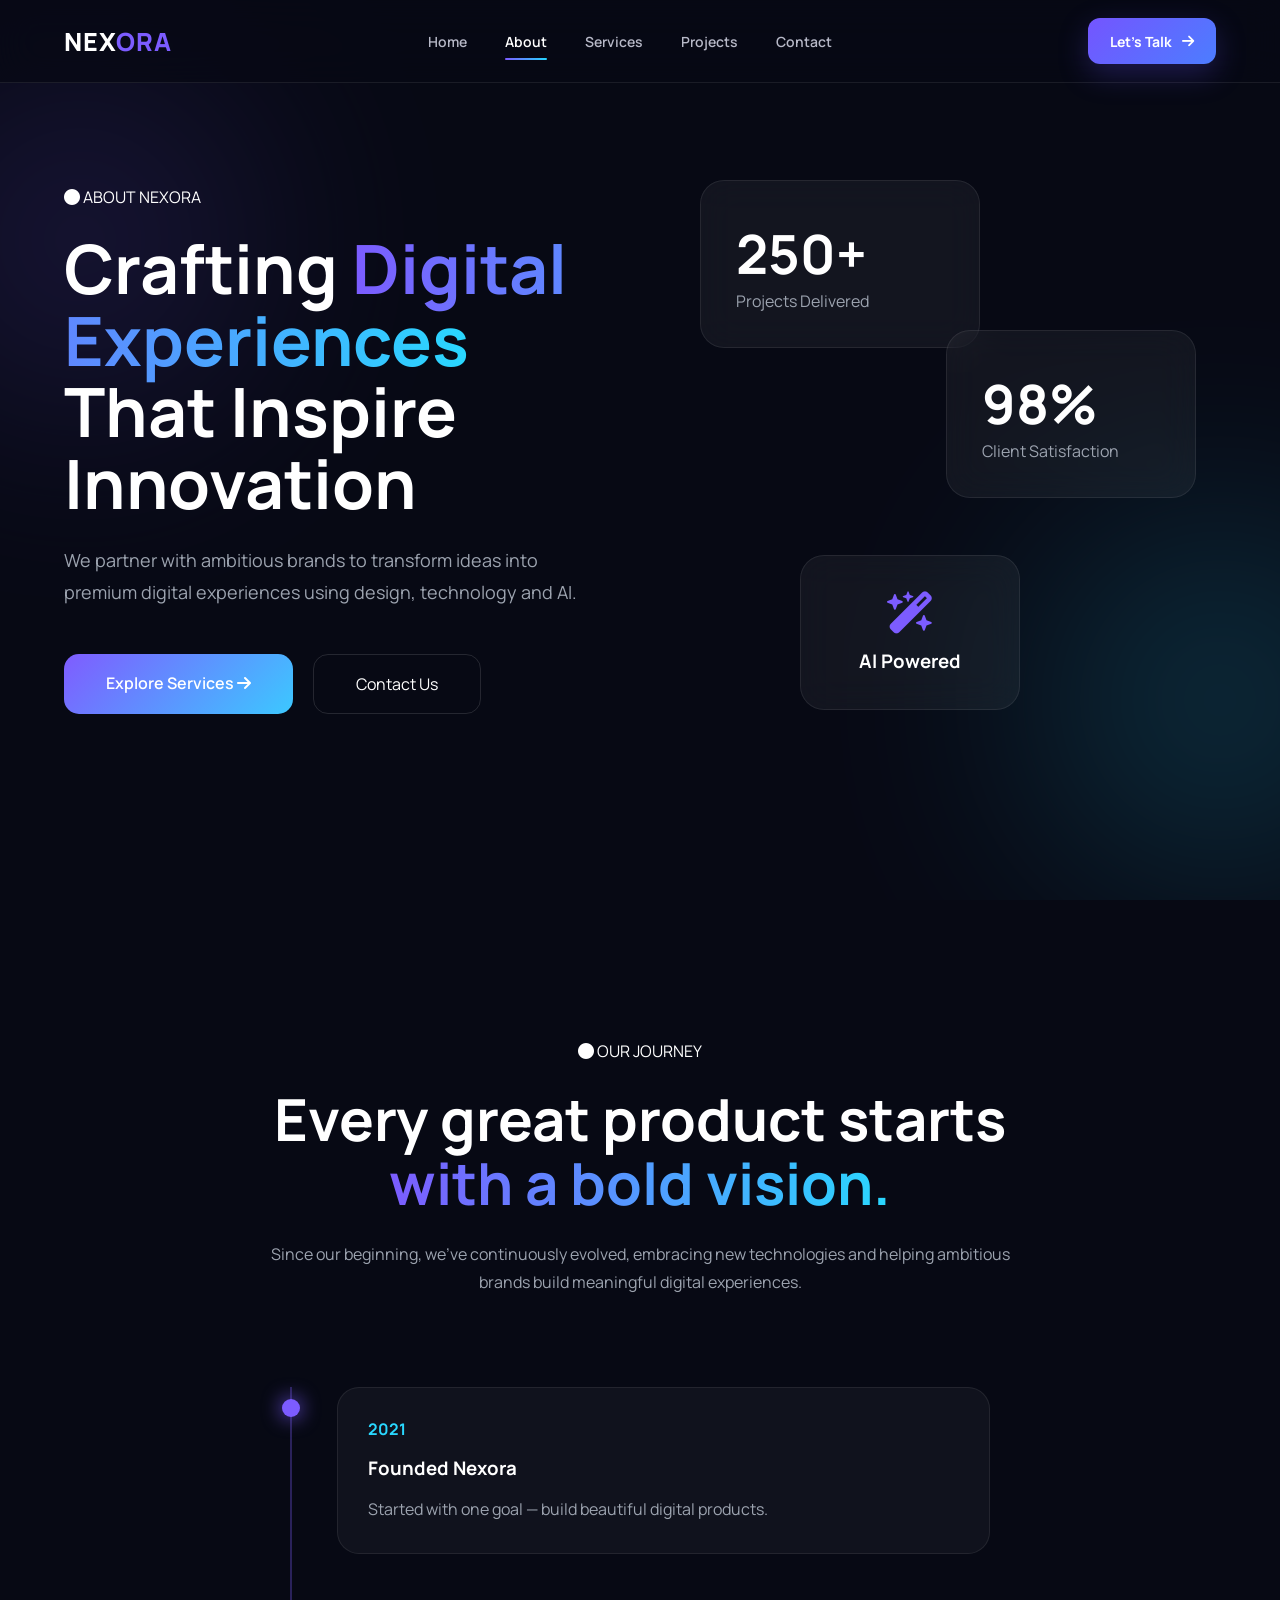
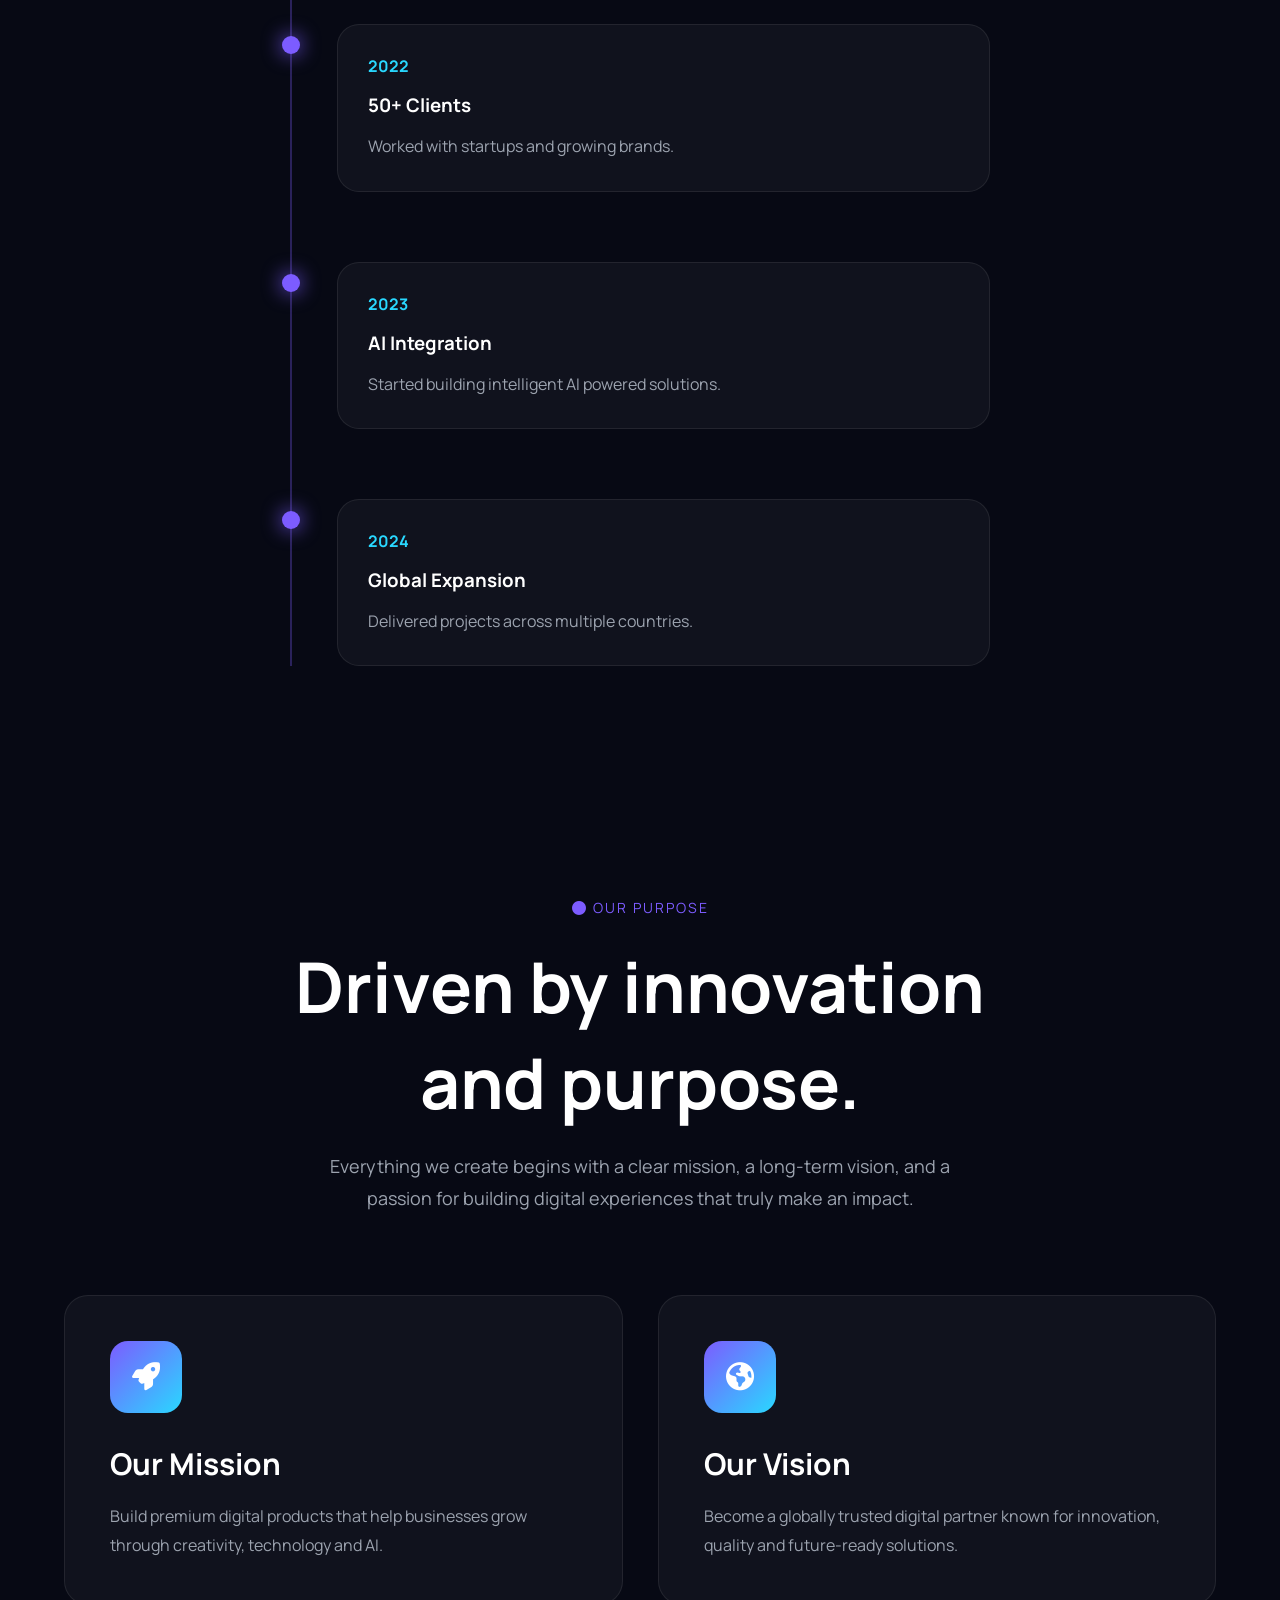
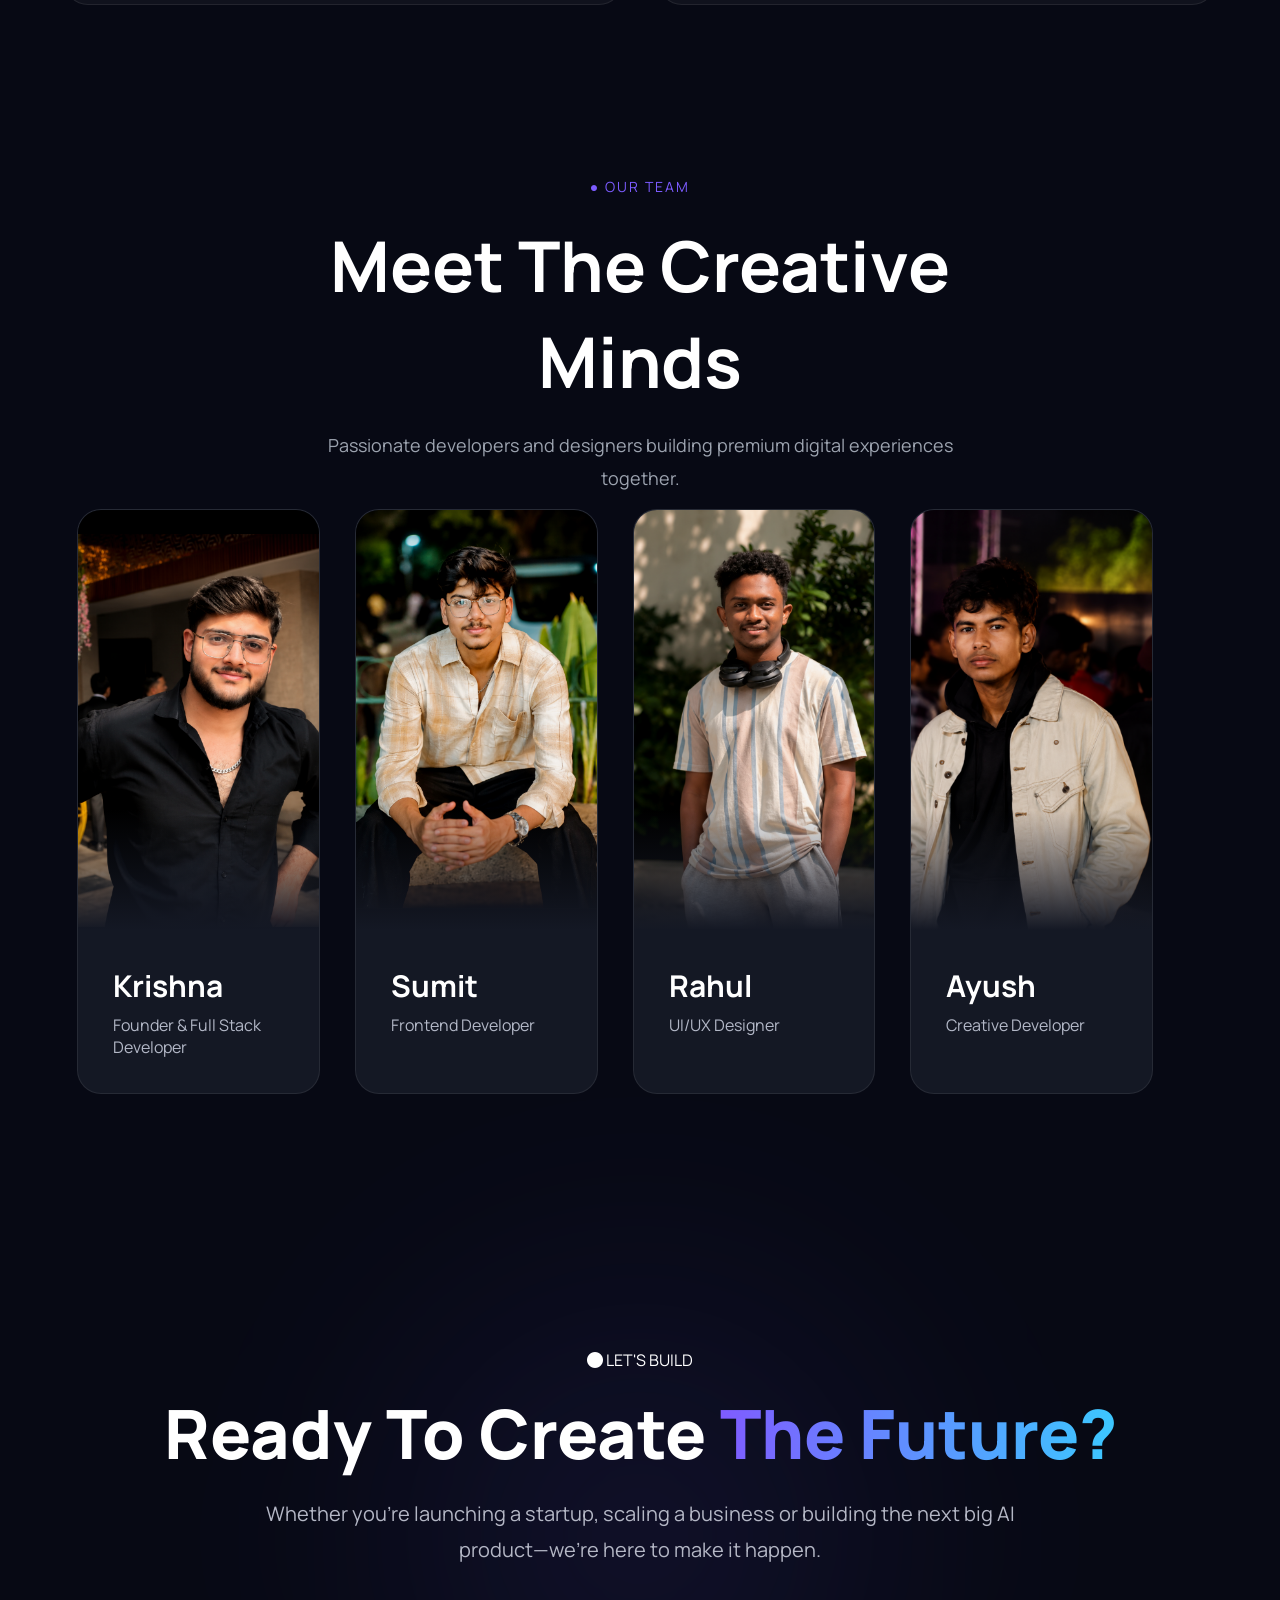
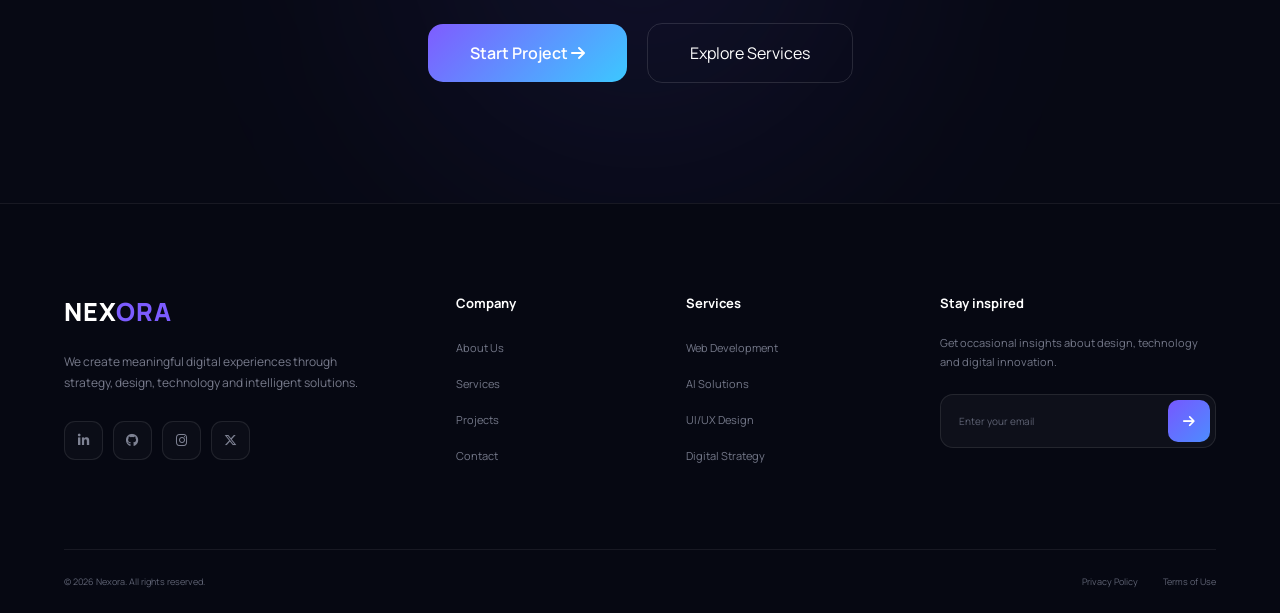
<file: about.html>
<!DOCTYPE html>
<html lang="en">

<head>

    <meta charset="UTF-8">

    <meta
        name="viewport"
        content="width=device-width, initial-scale=1.0"
    >

    <title>About | Nexora</title>

    <!-- CSS -->

    <link rel="stylesheet" href="css/style.css">

    <link rel="stylesheet" href="css/navbar.css">

    <link rel="stylesheet" href="css/about.css">

    <link rel="stylesheet" href="css/responsive.css">

    <!-- Font Awesome -->

    <link
        rel="stylesheet"
        href="https://cdnjs.cloudflare.com/ajax/libs/font-awesome/6.7.2/css/all.min.css"
    >

</head>

<body>

    <!-- ================= NAVBAR ================= -->

    <header class="header">

        <nav class="navbar container">

            <!-- Website Logo -->

            <a href="index.html" class="logo">
                NEX<span>ORA</span>
            </a>


            <!-- Navigation Links -->

            <ul class="nav-links">

                <li>
                    <a href="index.html" >
                        Home
                    </a>
                </li>

                <li>
                    <a href="about.html" class="active">
                        About
                    </a>
                </li>

                <li>
                    <a href="services.html" >
                        Services
                    </a>
                </li>

                <li>
                    <a href="projects.html">
                        Projects
                    </a>
                </li>

                <li>
                    <a href="contact.html">
                        Contact
                    </a>
                </li>

            </ul>


            <!-- Navbar Button -->

            <a href="contact.html" class="nav-button">
                Let's Talk

                <i class="fa-solid fa-arrow-right"></i>
            </a>


            <!-- Mobile Menu Icon -->

            <button
                class="menu-button"
                id="menuButton"
                aria-label="Open navigation menu"
            >

                <i class="fa-solid fa-bars"></i>

            </button>

        </nav> 

    </header>



    <main>

       <section class="about-hero">

        <div class="about-glow glow-one"></div>
<div class="about-glow glow-two"></div>

    <div class="container about-grid">

        <!-- LEFT -->

        <div class="about-content">

            <span class="section-badge">
                <i class="fa-solid fa-circle"></i>
                ABOUT NEXORA
            </span>

            <h1>

                Crafting

                <span>Digital Experiences</span>

                That Inspire Innovation

            </h1>

            <p>

                We partner with ambitious brands to transform ideas into
                premium digital experiences using design, technology and AI.

            </p>

            <div class="about-buttons">

                <a href="services.html" class="primary-btn">

                    Explore Services

                    <i class="fa-solid fa-arrow-right"></i>

                </a>

                <a href="contact.html" class="secondary-btn">

                    Contact Us

                </a>

            </div>

        </div>

        <!-- RIGHT -->

        <div class="about-dashboard">

            <div class="glass-card card-one">

                <h2>250+</h2>

                <p>Projects Delivered</p>

            </div>

            <div class="glass-card card-two">

                <h2>98%</h2>

                <p>Client Satisfaction</p>

            </div>

            <div class="glass-card card-three">

                <i class="fa-solid fa-wand-magic-sparkles"></i>

                <h3>AI Powered</h3>

            </div>

        </div>

    </div>

</section>

        <!-- =========================================
     OUR STORY
========================================= -->

<section class="our-story">

    <div class="container">

        <div class="story-heading">

            <span class="section-badge">

                <i class="fa-solid fa-circle"></i>

                OUR JOURNEY

            </span>

            <h2>

                Every great product starts
                <span>with a bold vision.</span>

            </h2>

            <p>

                Since our beginning, we've continuously evolved,
                embracing new technologies and helping ambitious
                brands build meaningful digital experiences.

            </p>

        </div>

        <div class="timeline">

            <div class="timeline-item">

                <div class="timeline-dot"></div>

                <div class="timeline-content">

                    <span class="year">2021</span>

                    <h3>Founded Nexora</h3>

                    <p>
                        Started with one goal —
                        build beautiful digital products.
                    </p>

                </div>

            </div>

            <div class="timeline-item">

                <div class="timeline-dot"></div>

                <div class="timeline-content">

                    <span class="year">2022</span>

                    <h3>50+ Clients</h3>

                    <p>
                        Worked with startups and growing brands.
                    </p>

                </div>

            </div>

            <div class="timeline-item">

                <div class="timeline-dot"></div>

                <div class="timeline-content">

                    <span class="year">2023</span>

                    <h3>AI Integration</h3>

                    <p>
                        Started building intelligent AI powered solutions.
                    </p>

                </div>

            </div>

            <div class="timeline-item">

                <div class="timeline-dot"></div>

                <div class="timeline-content">

                    <span class="year">2024</span>

                    <h3>Global Expansion</h3>

                    <p>

                        Delivered projects across multiple countries.

                    </p>

                </div>

            </div>

        </div>

    </div>

</section>

       <!-- =========================================
     MISSION & VISION
========================================= -->

<section class="mission-vision">

    <div class="container">

        <div class="section-title">

            <span class="section-badge">

                <i class="fa-solid fa-circle"></i>

                OUR PURPOSE

            </span>

            <h2>

                Driven by

                innovation

                and purpose.

            </h2>

            <p>

                Everything we create begins with a clear mission,
                a long-term vision, and a passion for building
                digital experiences that truly make an impact.

            </p>

        </div>

        <div class="mission-grid">

            <!-- Mission -->

            <div class="purpose-card">

                <div class="purpose-icon">

                    <i class="fa-solid fa-rocket"></i>

                </div>

                <h3>Our Mission</h3>

                <p>

                    Build premium digital products that help
                    businesses grow through creativity,
                    technology and AI.

                </p>

            </div>

            <!-- Vision -->

            <div class="purpose-card">

                <div class="purpose-icon">

                    <i class="fa-solid fa-earth-americas"></i>

                </div>

                <h3>Our Vision</h3>

                <p>

                    Become a globally trusted digital partner
                    known for innovation, quality and
                    future-ready solutions.

                </p>

            </div>

        </div>

    </div>

</section>

           <!-- ================= TEAM SECTION ================= -->

<section class="team-section">

    <div class="section-title">
        <span>● OUR TEAM</span>

        <h2>
            Meet The Creative Minds
        </h2>

        <p>
            Passionate developers and designers building
            premium digital experiences together.
        </p>
    </div>

    <div class="team-grid">

        <!-- Member 1 -->

        <div class="team-card">

            <div class="team-image">

                <img src="images/krishna.png" alt="Krishna">

            </div>

            <div class="team-content">

                <h3>Krishna</h3>

                <span>Founder & Full Stack Developer</span>

            </div>

        </div>

        <!-- Member 2 -->

        <div class="team-card">

            <div class="team-image">

                <img src="images/sumit.png" alt="Sumit">

            </div>

            <div class="team-content">

                <h3>Sumit</h3>

                <span>Frontend Developer</span>

            </div>

        </div>

        <!-- Member 3 -->

        <div class="team-card">

            <div class="team-image">

                <img src="images/rahul.png" alt="Rahul">

            </div>

            <div class="team-content">

                <h3>Rahul</h3>

                <span>UI/UX Designer</span>

            </div>

        </div>

        <!-- Member 4 -->

        <div class="team-card">

            <div class="team-image">

                <img src="images/ayush.png" alt="Ayush">

            </div>

            <div class="team-content">

                <h3>Ayush</h3>

                <span>Creative Developer</span>

            </div>

        </div>

    </div>

</section>

          <!-- ================= CTA SECTION ================= -->

<section class="about-cta">

    <div class="container">

        <span class="section-tag">
            <i class="fas fa-circle"></i>
            LET'S BUILD
        </span>

        <h2>
            Ready To Create
            <span>The Future?</span>
        </h2>

        <p>
            Whether you're launching a startup, scaling a business or building
            the next big AI product—we're here to make it happen.
        </p>

        <div class="cta-buttons">

            <a href="contact.html" class="primary-btn">
                Start Project
                <i class="fas fa-arrow-right"></i>
            </a>

            <a href="services.html" class="secondary-btn">
                Explore Services
            </a>

        </div>

    </div>

</section>

    </main>

    <!-- Footer -->

    <footer class="footer">

    <div class="container">


        <!-- Main Footer -->

        <div class="footer-grid">


            <!-- Brand Column -->

            <div class="footer-brand">

                <a href="index.html" class="logo">

                    NEX<span>ORA</span>

                </a>


                <p>

                    We create meaningful digital experiences
                    through strategy, design, technology and
                    intelligent solutions.

                </p>


                <div class="social-links">

                    <a
                        href="#"
                        aria-label="LinkedIn"
                    >

                        <i class="fa-brands fa-linkedin-in"></i>

                    </a>


                    <a
                        href="#"
                        aria-label="GitHub"
                    >

                        <i class="fa-brands fa-github"></i>

                    </a>


                    <a
                        href="#"
                        aria-label="Instagram"
                    >

                        <i class="fa-brands fa-instagram"></i>

                    </a>


                    <a
                        href="#"
                        aria-label="Twitter"
                    >

                        <i class="fa-brands fa-x-twitter"></i>

                    </a>

                </div>

            </div>



            <!-- Company Links -->

            <div class="footer-column">

                <h3>
                    Company
                </h3>


                <ul>

                    <li>
                        <a href="about.html">
                            About Us
                        </a>
                    </li>

                    <li>
                        <a href="services.html">
                            Services
                        </a>
                    </li>

                    <li>
                        <a href="projects.html">
                            Projects
                        </a>
                    </li>

                    <li>
                        <a href="contact.html">
                            Contact
                        </a>
                    </li>

                </ul>

            </div>



            <!-- Service Links -->

            <div class="footer-column">

                <h3>
                    Services
                </h3>


                <ul>

                    <li>
                        <a href="services.html">
                            Web Development
                        </a>
                    </li>

                    <li>
                        <a href="services.html">
                            AI Solutions
                        </a>
                    </li>

                    <li>
                        <a href="services.html">
                            UI/UX Design
                        </a>
                    </li>

                    <li>
                        <a href="services.html">
                            Digital Strategy
                        </a>
                    </li>

                </ul>

            </div>



            <!-- Newsletter -->

            <div class="footer-newsletter">

                <h3>
                    Stay inspired
                </h3>


                <p>

                    Get occasional insights about design,
                    technology and digital innovation.

                </p>


                <form
                    class="newsletter-form"
                    id="newsletterForm"
                >

                    <input
                        type="email"
                        id="newsletterEmail"
                        placeholder="Enter your email"
                        aria-label="Email address"
                        required
                    >


                    <button
                        type="submit"
                        aria-label="Subscribe"
                    >

                        <i class="fa-solid fa-arrow-right"></i>

                    </button>

                </form>


                <div
                    class="newsletter-message"
                    id="newsletterMessage"
                ></div>

            </div>

        </div>



        <!-- Footer Bottom -->

        <div class="footer-bottom">

            <p>

                © <span id="currentYear"></span>
                Nexora. All rights reserved.

            </p>


            <div>

                <a href="#">
                    Privacy Policy
                </a>

                <a href="#">
                    Terms of Use
                </a>

            </div>

        </div>

    </div>

</footer>




    <script src="js/script.js"></script>

</body>

</html>
</file>
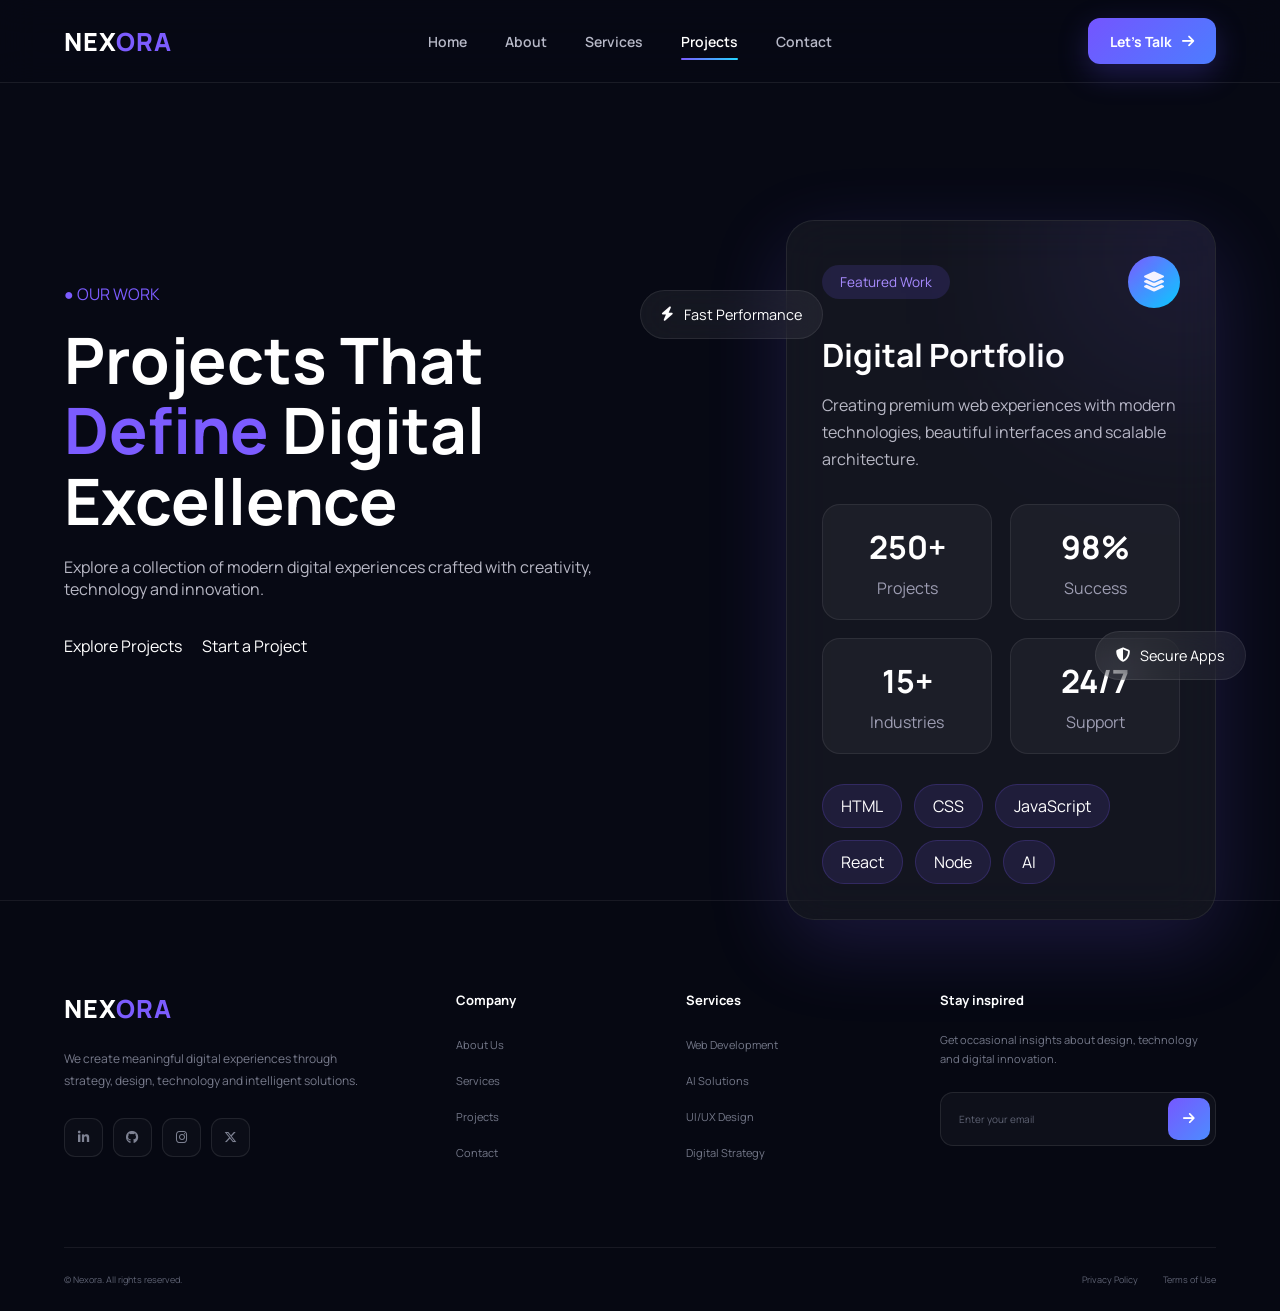
<file: projects.html>
<!DOCTYPE html>
<html lang="en">

<head>

    <meta charset="UTF-8">
    <meta name="viewport" content="width=device-width, initial-scale=1.0">

    <title>Projects | Nexora</title>

    <link rel="stylesheet" href="css/style.css">
    <link rel="stylesheet" href="css/navbar.css">
    <link rel="stylesheet" href="css/projects.css">
    <link rel="stylesheet" href="css/animations.css">
    <link rel="stylesheet" href="css/responsive.css">

    <!-- Font Awesome -->
    <link rel="stylesheet"
          href="https://cdnjs.cloudflare.com/ajax/libs/font-awesome/6.7.2/css/all.min.css">

</head>

<body>
<header class="header">

        <nav class="navbar container">

            <!-- Website Logo -->

            <a href="index.html" class="logo">
                NEX<span>ORA</span>
            </a>


            <!-- Navigation Links -->

            <ul class="nav-links">

                <li>
                    <a href="index.html" >
                        Home
                    </a>
                </li>

                <li>
                    <a href="about.html">
                        About
                    </a>
                </li>

                <li>
                    <a href="services.html" >
                        Services
                    </a>
                </li>

                <li>
                    <a href="projects.html" class="active">
                        Projects
                    </a>
                </li>

                <li>
                    <a href="contact.html">
                        Contact
                    </a>
                </li>

            </ul>


            <!-- Navbar Button -->

            <a href="contact.html" class="nav-button">
                Let's Talk

                <i class="fa-solid fa-arrow-right"></i>
            </a>


            <!-- Mobile Menu Icon -->

            <button
                class="menu-button"
                id="menuButton"
                aria-label="Open navigation menu"
            >

                <i class="fa-solid fa-bars"></i>

            </button>

        </nav> 

    </header>

    <main> 
        <section class="projects-hero ">

    <div class="container">

        <div class="projects-hero-content">

            <!-- Left Side -->

            <div class="projects-left">

                <span class="section-tag">
                    ● OUR WORK
                </span>

                <h1>
                    Projects That
                    <span>Define</span>
                    Digital Excellence
                </h1>

                <p>
                    Explore a collection of modern digital experiences
                    crafted with creativity, technology and innovation.
                </p>

                <div class="hero-buttons">

                    <a href="#featured-projects" class="btn-primary">
                        Explore Projects
                    </a>

                    <a href="contact.html" class="btn-secondary">
                        Start a Project
                    </a>

                </div>

            </div>

            <!-- Right Side -->

            <div class="projects-right">

    <div class="project-dashboard">

        <div class="dashboard-top">

            <span class="dashboard-tag">
                Featured Work
            </span>

            <div class="dashboard-circle">
                <i class="fa-solid fa-layer-group"></i>
            </div>

        </div>

        <h3>
            Digital Portfolio
        </h3>

        <p>
            Creating premium web experiences with modern technologies,
            beautiful interfaces and scalable architecture.
        </p>

        <div class="dashboard-stats">

            <div class="stat-box">

                <h2>250+</h2>

                <span>Projects</span>

            </div>

            <div class="stat-box">

                <h2>98%</h2>

                <span>Success</span>

            </div>

            <div class="stat-box">

                <h2>15+</h2>

                <span>Industries</span>

            </div>

            <div class="stat-box">

                <h2>24/7</h2>

                <span>Support</span>

            </div>

        </div>

        <div class="dashboard-tech">

            <span>HTML</span>
            <span>CSS</span>
            <span>JavaScript</span>
            <span>React</span>
            <span>Node</span>
            <span>AI</span>

        </div>

    </div>

    <div class="floating-badge badge-one">

        <i class="fa-solid fa-bolt"></i>

        Fast Performance

    </div>

    <div class="floating-badge badge-two">

        <i class="fa-solid fa-shield-halved"></i>

        Secure Apps

    </div>

</div>

</section>
         </main>

     <footer class="footer">

    <div class="container">


        <!-- Main Footer -->

        <div class="footer-grid">


            <!-- Brand Column -->

            <div class="footer-brand">

                <a href="index.html" class="logo">

                    NEX<span>ORA</span>

                </a>


                <p>

                    We create meaningful digital experiences
                    through strategy, design, technology and
                    intelligent solutions.

                </p>


                <div class="social-links">

                    <a
                        href="#"
                        aria-label="LinkedIn"
                    >

                        <i class="fa-brands fa-linkedin-in"></i> 

                    </a>


                    <a
                        href="#"
                        aria-label="GitHub"
                    >

                        <i class="fa-brands fa-github"></i>

                    </a>


                    <a
                        href="#"
                        aria-label="Instagram"
                    >

                        <i class="fa-brands fa-instagram"></i>

                    </a>


                    <a
                        href="#"
                        aria-label="Twitter"
                    >

                        <i class="fa-brands fa-x-twitter"></i> 

                    </a>

                </div>

            </div>



            <!-- Company Links -->

            <div class="footer-column">

                <h3>
                    Company
                </h3>


                <ul>

                    <li>
                        <a href="about.html">
                            About Us
                        </a>
                    </li>

                    <li>
                        <a href="services.html">
                            Services
                        </a>
                    </li>

                    <li>
                        <a href="projects.html">
                            Projects
                        </a>
                    </li>

                    <li>
                        <a href="contact.html">
                            Contact
                        </a>
                    </li>

                </ul>

            </div>



            <!-- Service Links -->

            <div class="footer-column">

                <h3>
                    Services
                </h3>


                <ul>

                    <li>
                        <a href="services.html">
                            Web Development
                        </a>
                    </li>

                    <li>
                        <a href="services.html">
                            AI Solutions
                        </a>
                    </li>

                    <li>
                        <a href="services.html">
                            UI/UX Design
                        </a>
                    </li>

                    <li>
                        <a href="services.html">
                            Digital Strategy
                        </a>
                    </li>

                </ul>

            </div>



            <!-- Newsletter -->

            <div class="footer-newsletter">

                <h3>
                    Stay inspired
                </h3>


                <p>

                    Get occasional insights about design,
                    technology and digital innovation.

                </p>


                <form
                    class="newsletter-form"
                    id="newsletterForm"
                >

                    <input
                        type="email"
                        id="newsletterEmail"
                        placeholder="Enter your email"
                        aria-label="Email address"
                        required
                    >


                    <button
                        type="submit"
                        aria-label="Subscribe"
                    >

                        <i class="fa-solid fa-arrow-right"></i>

                    </button>

                </form>


                <div
                    class="newsletter-message"
                    id="newsletterMessage"
                ></div>

            </div>

        </div>



        <!-- Footer Bottom -->

        <div class="footer-bottom">

            <p>

                © <span id="currentYear"></span>
                Nexora. All rights reserved.

            </p>


            <div>

                <a href="#">
                    Privacy Policy
                </a>

                <a href="#">
                    Terms of Use
                </a>

            </div>

        </div>

    </div>

</footer>

</body>

</html>
</file>
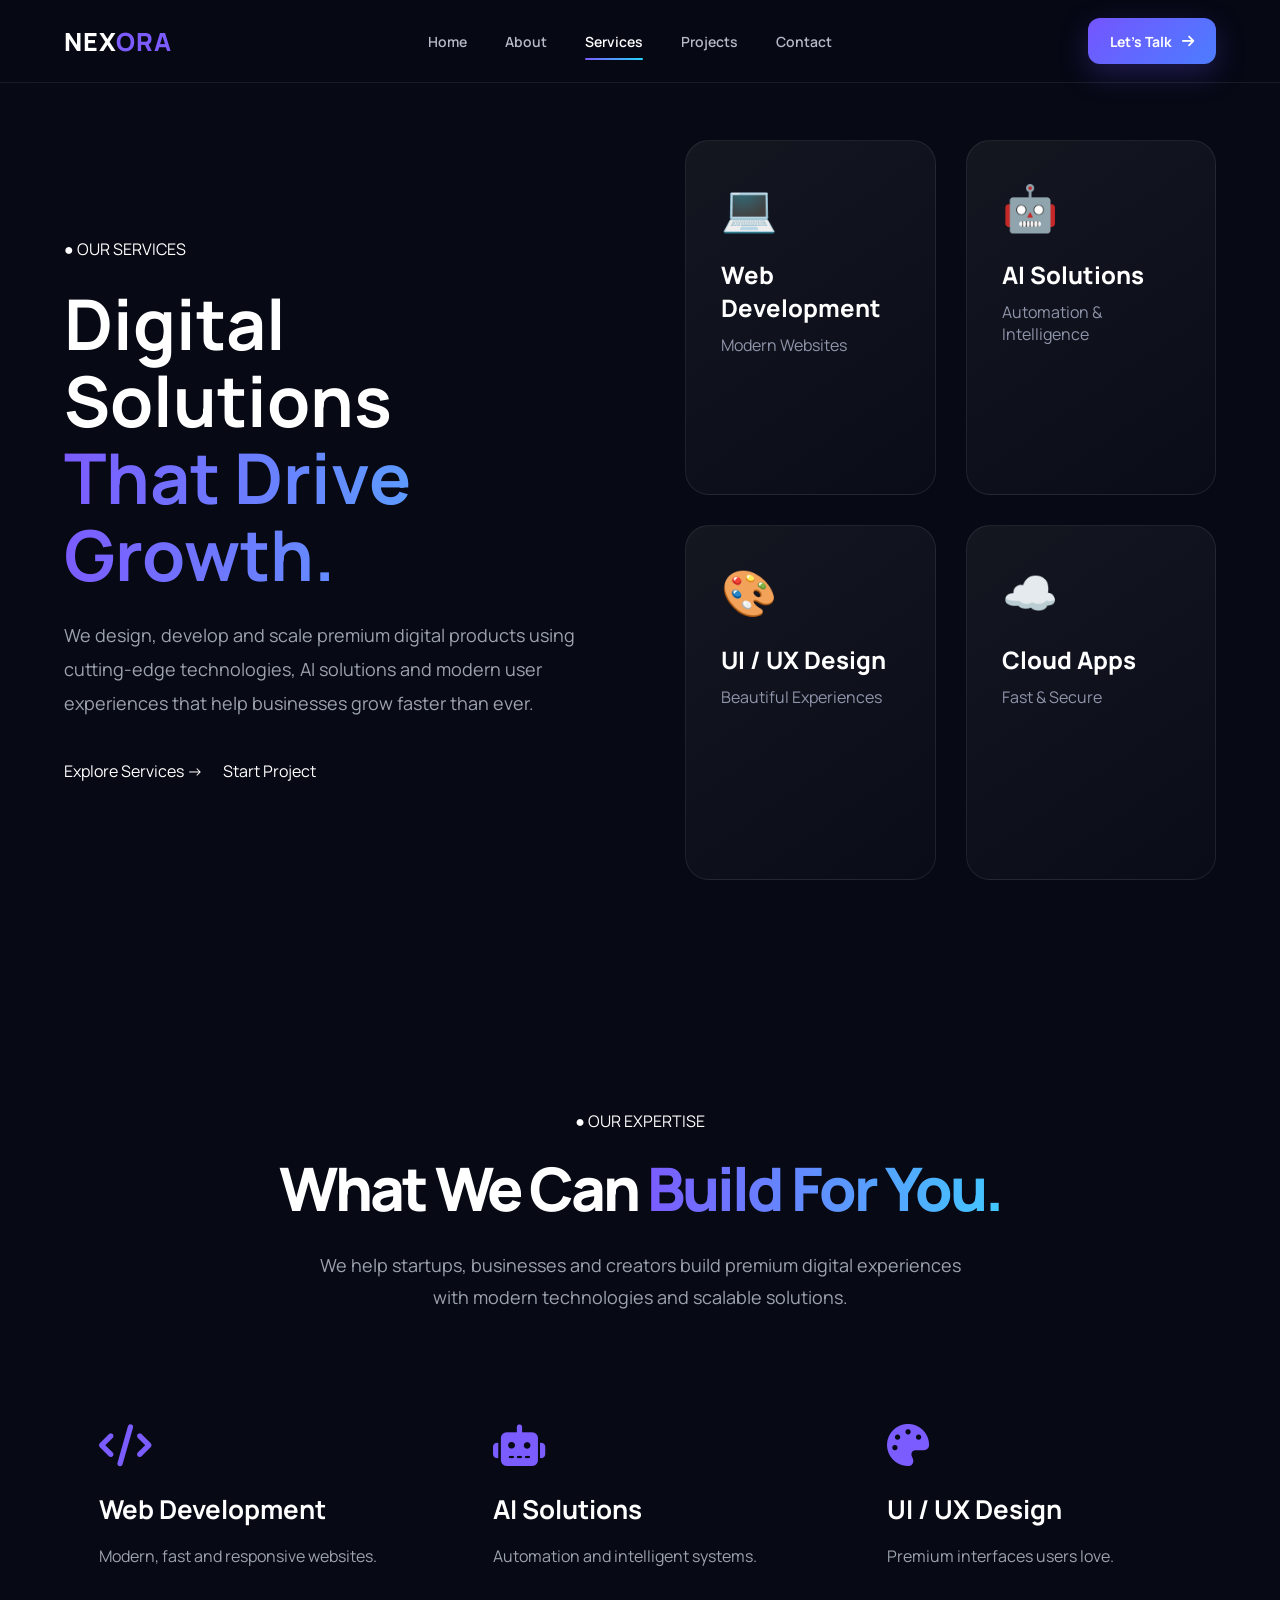
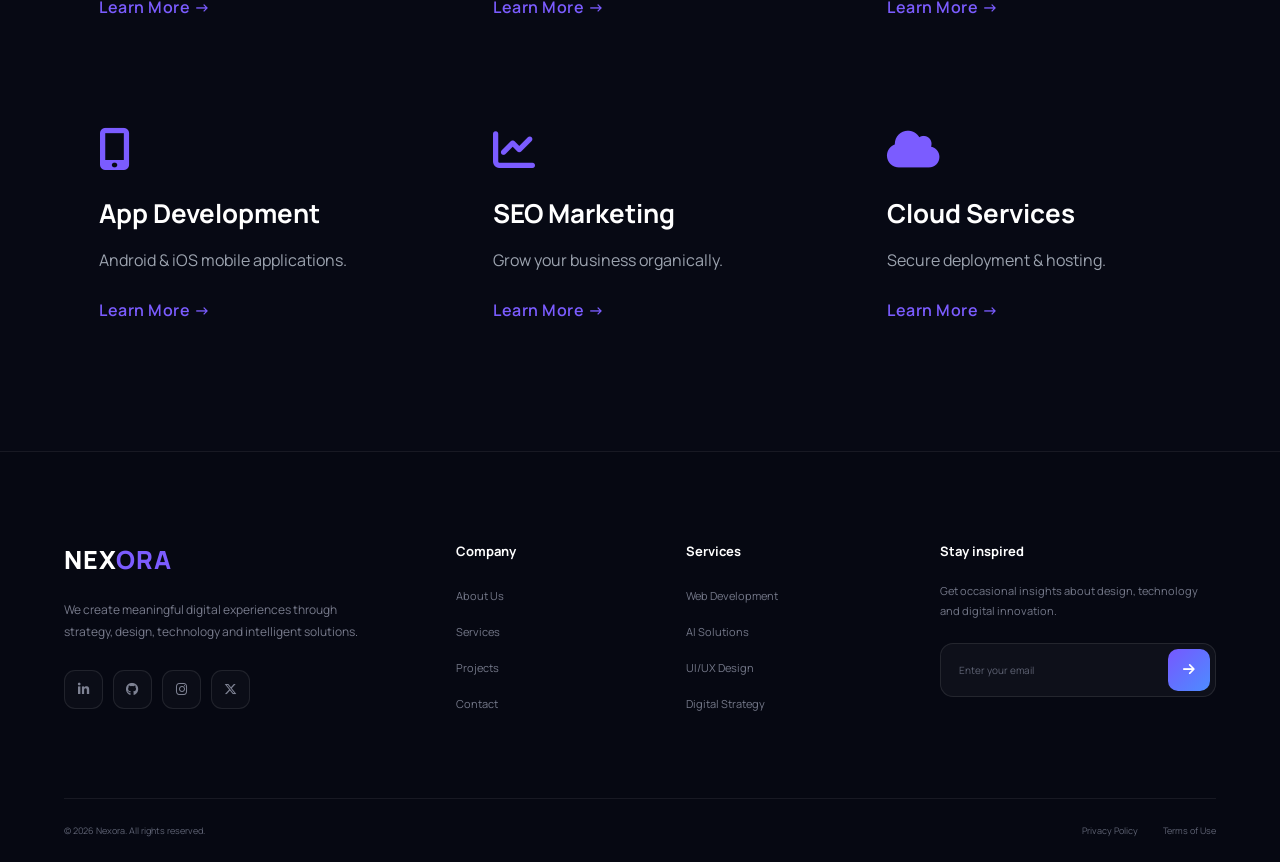
<file: services.html>
<!DOCTYPE html>
<html lang="en">

<head>
    <meta charset="UTF-8">
    <meta name="viewport" content="width=device-width, initial-scale=1.0">

    <title>Services | Nexora</title>

    <!-- CSS -->
    <link rel="stylesheet" href="css/style.css">
    <link rel="stylesheet" href="css/navbar.css">
    <link rel="stylesheet" href="css/services.css">
    <link rel="stylesheet" href="css/animations.css">
    <link rel="stylesheet" href="css/responsive.css">

    <link rel="stylesheet"
    href="https://cdnjs.cloudflare.com/ajax/libs/font-awesome/6.7.2/css/all.min.css">

</head>

<body>
       <header class="header">

        <nav class="navbar container">

            <!-- Website Logo -->

            <a href="index.html" class="logo">
                NEX<span>ORA</span>
            </a>


            <!-- Navigation Links -->

            <ul class="nav-links">

                <li>
                    <a href="index.html" >
                        Home
                    </a>
                </li>

                <li>
                    <a href="about.html">
                        About
                    </a>
                </li>

                <li>
                    <a href="services.html" class="active">
                        Services
                    </a>
                </li>

                <li>
                    <a href="projects.html">
                        Projects
                    </a>
                </li>

                <li>
                    <a href="contact.html">
                        Contact
                    </a>
                </li>

            </ul>


            <!-- Navbar Button -->

            <a href="contact.html" class="nav-button">
                Let's Talk

                <i class="fa-solid fa-arrow-right"></i>
            </a>


            <!-- Mobile Menu Icon -->

            <button
                class="menu-button"
                id="menuButton"
                aria-label="Open navigation menu"
            >

                <i class="fa-solid fa-bars"></i>

            </button>

        </nav> 

    </header>

       <main>
        
        <!-- ================= SERVICES HERO ================= -->

<section class="services-hero reveal">

    <div class="container services-hero-container">

        <!-- Left Content -->

        <div class="services-content">

            <span class="section-tag">
                ● OUR SERVICES
            </span>

            <h1>
                Digital Solutions
                <span>That Drive Growth.</span>
            </h1>

            <p>
                We design, develop and scale premium digital products
                using cutting-edge technologies, AI solutions and
                modern user experiences that help businesses grow
                faster than ever.
            </p>

            <div class="hero-buttons">

                <a href="#" class="primary-btn">
                    Explore Services →
                </a>

                <a href="#" class="secondary-btn">
                    Start Project
                </a>

            </div>

        </div>


        <!-- Right Side -->

        <div class="services-visual">

            <div class="service-card glass-card">
                <div class="icon">💻</div>
                <h3>Web Development</h3>
                <span>Modern Websites</span>
            </div>

            <div class="service-card glass-card">
                <div class="icon">🤖</div>
                <h3>AI Solutions</h3>
                <span>Automation & Intelligence</span>
            </div>

            <div class="service-card glass-card">
                <div class="icon">🎨</div>
                <h3>UI / UX Design</h3>
                <span>Beautiful Experiences</span>
            </div>

            <div class="service-card glass-card">
                <div class="icon">☁️</div>
                <h3>Cloud Apps</h3>
                <span>Fast & Secure</span>
            </div>

        </div>

    </div>

</section>  

         <!-- ================= OUR EXPERTISE ================= -->

<section class="expertise-section reveal">

    <div class="container">

        <div class="section-heading">

            <span class="section-tag">
                ● OUR EXPERTISE
            </span>

            <h2>
                What We Can
                <span>Build For You.</span>
            </h2>

            <p>
                We help startups, businesses and creators build
                premium digital experiences with modern technologies
                and scalable solutions.
            </p>

        </div>

        <div class="expertise-grid">

            <div class="expertise-card glass-card">
                <i class="fa-solid fa-code"></i>
                <h3>Web Development</h3>
                <p>Modern, fast and responsive websites.</p>
                <span>Learn More →</span>
            </div>

            <div class="expertise-card glass-card">
                <i class="fa-solid fa-robot"></i>
                <h3>AI Solutions</h3>
                <p>Automation and intelligent systems.</p>
                <span>Learn More →</span>
            </div>

            <div class="expertise-card glass-card">
                <i class="fa-solid fa-palette"></i>
                <h3>UI / UX Design</h3>
                <p>Premium interfaces users love.</p>
                <span>Learn More →</span>
            </div>

            <div class="expertise-card glass-card">
                <i class="fa-solid fa-mobile-screen-button"></i>
                <h3>App Development</h3>
                <p>Android & iOS mobile applications.</p>
                <span>Learn More →</span>
            </div>

            <div class="expertise-card glass-card">
                <i class="fa-solid fa-chart-line"></i>
                <h3>SEO Marketing</h3>
                <p>Grow your business organically.</p>
                <span>Learn More →</span>
            </div>

            <div class="expertise-card glass-card">
                <i class="fa-solid fa-cloud"></i>
                <h3>Cloud Services</h3>
                <p>Secure deployment & hosting.</p>
                <span>Learn More →</span>
            </div>

        </div>

    </div>

</section>

         </main>

           <footer class="footer">

    <div class="container">


        <!-- Main Footer -->

        <div class="footer-grid">


            <!-- Brand Column -->

            <div class="footer-brand">

                <a href="index.html" class="logo">

                    NEX<span>ORA</span>

                </a>


                <p>

                    We create meaningful digital experiences
                    through strategy, design, technology and
                    intelligent solutions.

                </p>


                <div class="social-links">

                    <a
                        href="#"
                        aria-label="LinkedIn"
                    >

                        <i class="fa-brands fa-linkedin-in"></i> 

                    </a>


                    <a
                        href="#"
                        aria-label="GitHub"
                    >

                        <i class="fa-brands fa-github"></i>

                    </a>


                    <a
                        href="#"
                        aria-label="Instagram"
                    >

                        <i class="fa-brands fa-instagram"></i>

                    </a>


                    <a
                        href="#"
                        aria-label="Twitter"
                    >

                        <i class="fa-brands fa-x-twitter"></i> 

                    </a>

                </div>

            </div>



            <!-- Company Links -->

            <div class="footer-column">

                <h3>
                    Company
                </h3>


                <ul>

                    <li>
                        <a href="about.html">
                            About Us
                        </a>
                    </li>

                    <li>
                        <a href="services.html">
                            Services
                        </a>
                    </li>

                    <li>
                        <a href="projects.html">
                            Projects
                        </a>
                    </li>

                    <li>
                        <a href="contact.html">
                            Contact
                        </a>
                    </li>

                </ul>

            </div>



            <!-- Service Links -->

            <div class="footer-column">

                <h3>
                    Services
                </h3>


                <ul>

                    <li>
                        <a href="services.html">
                            Web Development
                        </a>
                    </li>

                    <li>
                        <a href="services.html">
                            AI Solutions
                        </a>
                    </li>

                    <li>
                        <a href="services.html">
                            UI/UX Design
                        </a>
                    </li>

                    <li>
                        <a href="services.html">
                            Digital Strategy
                        </a>
                    </li>

                </ul>

            </div>



            <!-- Newsletter -->

            <div class="footer-newsletter">

                <h3>
                    Stay inspired
                </h3>


                <p>

                    Get occasional insights about design,
                    technology and digital innovation.

                </p>


                <form
                    class="newsletter-form"
                    id="newsletterForm"
                >

                    <input
                        type="email"
                        id="newsletterEmail"
                        placeholder="Enter your email"
                        aria-label="Email address"
                        required
                    >


                    <button
                        type="submit"
                        aria-label="Subscribe"
                    >

                        <i class="fa-solid fa-arrow-right"></i>

                    </button>

                </form>


                <div
                    class="newsletter-message"
                    id="newsletterMessage"
                ></div>

            </div>

        </div>



        <!-- Footer Bottom -->

        <div class="footer-bottom">

            <p>

                © <span id="currentYear"></span>
                Nexora. All rights reserved.

            </p>


            <div>

                <a href="#">
                    Privacy Policy
                </a>

                <a href="#">
                    Terms of Use
                </a>

            </div>

        </div>

    </div>

</footer>

<script src="js/script.js"></script>

</body>

</html>
</file>
<file: css/style.css>
@import url('https://fonts.googleapis.com/css2?family=Manrope:wght@400;500;600;700;800&display=swap');
* {
    margin: 0;
    padding: 0;
    box-sizing: border-box;
}

html {
    scroll-behavior: smooth;
}

body {
    font-family: "Manrope", sans-serif;
    background: #070914;
    color: #ffffff;
    overflow-x: hidden;
}

a {
    color: inherit;
    text-decoration: none;
}

ul {
    list-style: none;
}

button {
    border: none;
    outline: none;
    font-family: inherit;
    cursor: pointer;
}

.container {
    width: min(1180px, 90%);
    margin: auto;
}

/* ================= HERO SECTION ================= */

.hero {
    position: relative;

    min-height: 100vh;

    padding-top: 82px;

    display: flex;
    align-items: center;

    overflow: hidden;
}


/* Background Grid */

.hero::before {
    content: "";

    position: absolute;
    inset: 0;

    opacity: 0.25;

    background-image:

        linear-gradient(
            rgba(255, 255, 255, 0.035) 1px,
            transparent 1px
        ),

        linear-gradient(
            90deg,
            rgba(255, 255, 255, 0.035) 1px,
            transparent 1px
        );

    background-size: 65px 65px;

    mask-image: linear-gradient(
        to bottom,
        black,
        transparent
    );

    pointer-events: none;
}


/* Background Glow */

.hero-glow {
    position: absolute;

    width: 500px;
    height: 500px;

    border-radius: 50%;

    filter: blur(130px);

    opacity: 0.18;

    pointer-events: none;
}

.glow-one {
    top: -100px;
    left: -150px;

    background: #7655ff;
}

.glow-two {
    right: -170px;
    bottom: -150px;

    background: #00c8ff;
}


/* Hero Layout */

.hero-container {
    position: relative;
    z-index: 2;

    min-height: calc(100vh - 82px);

    display: grid;

    grid-template-columns:
        minmax(0, 1.05fr)
        minmax(420px, 0.95fr);

    align-items: center;

    gap: 80px;

    padding-top: 50px;
    padding-bottom: 50px;
}


/* ================= HERO CONTENT ================= */

.hero-content {
    max-width: 690px;
}


/* Badge */

.hero-badge {
    width: fit-content;

    display: flex;
    align-items: center;

    gap: 10px;

    padding: 9px 15px;

    margin-bottom: 27px;

    border: 1px solid rgba(126, 100, 255, 0.35);

    border-radius: 50px;

    color: #c8c5ff;

    background: rgba(123, 92, 255, 0.09);

    font-size: 12px;
    font-weight: 700;

    letter-spacing: 0.3px;
}

.hero-badge span {
    width: 7px;
    height: 7px;

    border-radius: 50%;

    background: #7d62ff;

    box-shadow: 0 0 13px #7d62ff;

    animation: pulse 1.8s infinite;
}

@keyframes pulse {

    50% {
        opacity: 0.35;
        transform: scale(0.7);
    }

}


/* Heading */

.hero-content h1 {
    max-width: 720px;

    font-size: clamp(
        48px,
        5.2vw,
        76px
    );

    line-height: 1.05;

    letter-spacing: -4px;

    font-weight: 800;
}

.hero-content h1 span {
    display: block;

    color: transparent;

    background: linear-gradient(
        90deg,
        #8068ff,
        #24d8ff
    );

    background-clip: text;

    -webkit-background-clip: text;
}


/* Paragraph */

.hero-content > p {
    max-width: 620px;

    margin-top: 26px;

    color: #a8abbb;

    font-size: 17px;

    line-height: 1.85;
}


/* Hero Buttons */

.hero-buttons {
    display: flex;
    align-items: center;

    flex-wrap: wrap;

    gap: 17px;

    margin-top: 35px;
}

.primary-button,
.secondary-button {
    min-height: 54px;

    display: inline-flex;

    align-items: center;
    justify-content: center;

    gap: 11px;

    padding: 0 25px;

    border-radius: 13px;

    font-size: 14px;
    font-weight: 700;

    transition: 0.3s;
}


/* Primary Button */

.primary-button {
    color: #ffffff;

    background: linear-gradient(
        135deg,
        #7758ff,
        #4b8aff
    );

    box-shadow: 0 14px 35px rgba(102, 84, 255, 0.28);
}

.primary-button:hover {
    transform: translateY(-4px);

    box-shadow: 0 18px 40px rgba(102, 84, 255, 0.43);
}

.primary-button i {
    transition: 0.3s;
}

.primary-button:hover i {
    transform: translateX(5px);
}


/* Secondary Button */

.secondary-button {
    color: #d8d9e2;

    border: 1px solid rgba(255, 255, 255, 0.12);

    background: rgba(255, 255, 255, 0.045);
}

.secondary-button:hover {
    color: #ffffff;

    border-color: rgba(255, 255, 255, 0.28);

    background: rgba(255, 255, 255, 0.09);

    transform: translateY(-4px);
}

.secondary-button i {
    color: #8a73ff;

    font-size: 18px;
}


/* ================= CLIENT INFO ================= */

.client-info {
    display: flex;
    align-items: center;

    gap: 18px;

    margin-top: 42px;
}


/* Avatars */

.client-avatars {
    display: flex;
}

.client-avatars div {
    width: 38px;
    height: 38px;

    display: flex;

    align-items: center;
    justify-content: center;

    margin-left: -9px;

    border: 3px solid #070914;

    border-radius: 50%;

    color: #ffffff;

    background: linear-gradient(
        135deg,
        #7258ff,
        #28b8dc
    );

    font-size: 10px;
    font-weight: 800;
}

.client-avatars div:first-child {
    margin-left: 0;
}

.client-avatars div:nth-child(2) {
    background: linear-gradient(
        135deg,
        #ec5ca4,
        #7758ff
    );
}

.client-avatars div:nth-child(3) {
    background: linear-gradient(
        135deg,
        #ff9b51,
        #ef4d8a
    );
}

.client-avatars div:last-child {
    background: #171a2b;

    color: #aeb0bd;
}


/* Stars */

.stars {
    display: flex;

    gap: 3px;

    color: #ffc95c;

    font-size: 11px;
}

.client-text p {
    margin-top: 6px;

    color: #858899;

    font-size: 11px;
}


/* ================= HERO VISUAL ================= */

.hero-visual {
    position: relative;

    min-height: 570px;

    display: flex;

    align-items: center;
    justify-content: center;
}


/* Main Dashboard */

.dashboard-card {
    position: relative;

    z-index: 3;

    width: min(
        100%,
        465px
    );

    padding: 35px;

    border: 1px solid rgba(255, 255, 255, 0.1);

    border-radius: 28px;

    background:

        linear-gradient(
            145deg,
            rgba(255, 255, 255, 0.1),
            rgba(255, 255, 255, 0.025)
        );

    box-shadow:

        0 40px 100px rgba(0, 0, 0, 0.45),

        inset 0 1px rgba(255, 255, 255, 0.1);

    backdrop-filter: blur(25px);

    transform: perspective(1000px)
               rotateY(-8deg)
               rotateX(3deg);

    animation: dashboardFloat 5s ease-in-out infinite;
}

@keyframes dashboardFloat {

    50% {

        transform:
            perspective(1000px)
            rotateY(-4deg)
            rotateX(1deg)
            translateY(-12px);

    }

}


/* Dashboard Top */

.dashboard-top {
    display: flex;

    align-items: flex-start;
    justify-content: space-between;
}

.small-text {
    color: #737789;

    font-size: 10px;

    font-weight: 800;

    letter-spacing: 1.4px;
}

.dashboard-top h3 {
    margin-top: 9px;

    font-size: 43px;

    letter-spacing: -2px;
}

.growth-icon {
    width: 52px;
    height: 52px;

    display: flex;

    align-items: center;
    justify-content: center;

    border-radius: 16px;

    color: #71f0d2;

    background: rgba(74, 235, 195, 0.1);

    font-size: 21px;
}


/* Graph */

.graph {
    height: 220px;

    display: flex;

    align-items: flex-end;

    gap: 13px;

    margin-top: 38px;

    padding: 0 5px;

    border-bottom: 1px solid rgba(255, 255, 255, 0.08);
}

.graph span {
    flex: 1;

    min-height: 15px;

    border-radius: 8px 8px 2px 2px;

    background: linear-gradient(
        to top,
        rgba(116, 86, 255, 0.35),
        #755cff
    );

    box-shadow: 0 0 20px rgba(113, 88, 255, 0.18);

    animation: graphAnimation 1.3s ease both;
}

.graph span:nth-child(2) {
    animation-delay: 0.1s;
}

.graph span:nth-child(3) {
    animation-delay: 0.2s;
}

.graph span:nth-child(4) {
    animation-delay: 0.3s;
}

.graph span:nth-child(5) {
    animation-delay: 0.4s;
}

.graph span:nth-child(6) {
    animation-delay: 0.5s;
}

.graph span:nth-child(7) {
    animation-delay: 0.6s;
}

@keyframes graphAnimation {

    from {
        height: 0;
        opacity: 0;
    }

}


/* Dashboard Bottom */

.dashboard-bottom {
    display: flex;

    justify-content: space-between;

    margin-top: 13px;

    color: #646879;

    font-size: 9px;

    font-weight: 800;

    letter-spacing: 1px;
}


/* ================= FLOATING CARDS ================= */

.floating-card {
    position: absolute;

    z-index: 5;

    display: flex;

    align-items: center;

    gap: 13px;

    min-width: 205px;

    padding: 15px;

    border: 1px solid rgba(255, 255, 255, 0.12);

    border-radius: 17px;

    background: rgba(17, 20, 39, 0.8);

    box-shadow: 0 20px 55px rgba(0, 0, 0, 0.35);

    backdrop-filter: blur(18px);
}

.floating-icon {
    width: 43px;
    height: 43px;

    flex-shrink: 0;

    display: flex;

    align-items: center;
    justify-content: center;

    border-radius: 12px;

    color: #b6a8ff;

    background: rgba(119, 89, 255, 0.15);

    font-size: 17px;
}

.floating-card span {
    display: block;

    color: #6f7385;

    font-size: 8px;

    font-weight: 800;

    letter-spacing: 1.1px;
}

.floating-card strong {
    display: block;

    margin-top: 5px;

    color: #f1f1f5;

    font-size: 12px;
}


/* AI Card */

.ai-card {
    top: 58px;

    right: -28px;

    animation: floatCard 4s ease-in-out infinite;
}


/* Code Card */

.code-card {
    left: -45px;

    bottom: 65px;

    animation: floatCard 4s 1s ease-in-out infinite;
}


@keyframes floatCard {

    50% {
        transform: translateY(-13px);
    }

}


/* Decorative Circle */

.visual-circle {
    position: absolute;

    right: 5px;
    bottom: 5px;

    width: 90px;
    height: 90px;

    display: flex;

    align-items: center;
    justify-content: center;

    border: 1px solid rgba(66, 212, 255, 0.25);

    border-radius: 50%;

    color: #40d7ff;

    background: rgba(42, 199, 255, 0.07);

    font-size: 25px;

    box-shadow: 0 0 55px rgba(48, 207, 255, 0.12);
}


/* ================= TABLET RESPONSIVE ================= */

@media screen and (max-width: 1050px) {

    .nav-links {
        gap: 24px;
    }

    .hero-container {

        grid-template-columns: 1fr 0.85fr;

        gap: 35px;

    }

    .hero-content h1 {

        font-size: 55px;

    }

    .hero-visual {

        min-height: 500px;

    }

    .dashboard-card {

        padding: 27px;

    }

    .ai-card {

        right: -10px;

    }

    .code-card {

        left: -15px;

    }

}


/* ================= MOBILE RESPONSIVE ================= */

@media screen and (max-width: 850px) {

    .navbar {
        height: 72px;
    }

    .nav-links {

        position: absolute;

        top: 72px;

        left: 5%;

        width: 90%;

        display: none;

        flex-direction: column;

        align-items: flex-start;

        gap: 0;

        padding: 15px;

        border: 1px solid rgba(255, 255, 255, 0.1);

        border-radius: 15px;

        background: rgba(12, 14, 29, 0.98);

        box-shadow: 0 25px 60px rgba(0, 0, 0, 0.45);
    }

    .nav-links.active {
        display: flex;
    }

    .nav-links li {
        width: 100%;
    }

    .nav-links a {

        display: block;

        width: 100%;

        padding: 15px;

    }

    .nav-links a::after {
        display: none;
    }

    .nav-button {
        display: none;
    }

    .menu-button {
        display: flex;

        align-items: center;
        justify-content: center;
    }


    /* Hero */

    .hero {
        padding-top: 72px;
    }

    .hero-container {

        min-height: auto;

        grid-template-columns: 1fr;

        gap: 40px;

        padding-top: 90px;
        padding-bottom: 80px;

        text-align: center;

    }

    .hero-content {

        max-width: 700px;

        margin: auto;

    }

    .hero-badge {

        margin-left: auto;
        margin-right: auto;

    }

    .hero-content h1 {

        font-size: clamp(
            43px,
            11vw,
            65px
        );

        letter-spacing: -3px;

    }

    .hero-content > p {

        margin-left: auto;
        margin-right: auto;

    }

    .hero-buttons,
    .client-info {

        justify-content: center;

    }

    .hero-visual {

        width: min(
            100%,
            560px
        );

        min-height: 520px;

        margin: auto;

    }

}


/* ================= SMALL MOBILE ================= */

@media screen and (max-width: 550px) {

    .container {
        width: 92%;
    }

    .logo {
        font-size: 22px;
    }

    .hero-container {

        padding-top: 65px;

    }

    .hero-badge {

        font-size: 10px;

    }

    .hero-content h1 {

        font-size: 43px;

        letter-spacing: -2px;

    }

    .hero-content > p {

        font-size: 14px;

        line-height: 1.75;

    }

    .hero-buttons {

        flex-direction: column;

    }

    .primary-button,
    .secondary-button {

        width: 100%;

    }

    .client-info {

        flex-direction: column;

    }

    .hero-visual {

        min-height: 420px;

    }

    .dashboard-card {

        padding: 22px;

        border-radius: 22px;

        transform: none;

    }

    .dashboard-top h3 {

        font-size: 35px;

    }

    .graph {

        height: 170px;

        gap: 8px;

    }

    .floating-card {

        min-width: 175px;

        padding: 11px;

    }

    .floating-icon {

        width: 37px;
        height: 37px;

    }

    .ai-card {

        top: 15px;

        right: 0;

    }

    .code-card {

        left: 0;

        bottom: 15px;

    }

    .visual-circle {

        display: none;

    }

}

/* ==================================================
   TRUSTED BRANDS
================================================== */

.brands-section {
    position: relative;

    padding: 38px 0;

    border-top: 1px solid rgba(255, 255, 255, 0.07);

    border-bottom: 1px solid rgba(255, 255, 255, 0.07);

    background: #090b17;

    overflow: hidden;
}

.brands-heading {
    margin-bottom: 30px;

    color: #65697a;

    text-align: center;

    font-size: 10px;

    font-weight: 800;

    letter-spacing: 2px;

    text-transform: uppercase;
}


/* Brand Slider */

.brands-slider {
    position: relative;

    width: 100%;

    overflow: hidden;
}


/* Fade Effect */

.brands-slider::before,
.brands-slider::after {
    content: "";

    position: absolute;

    top: 0;

    z-index: 5;

    width: 170px;

    height: 100%;

    pointer-events: none;
}

.brands-slider::before {
    left: 0;

    background: linear-gradient(
        to right,
        #090b17,
        transparent
    );
}

.brands-slider::after {
    right: 0;

    background: linear-gradient(
        to left,
        #090b17,
        transparent
    );
}


/* Moving Track */

.brands-track {
    width: max-content;

    display: flex;

    align-items: center;

    gap: 90px;

    animation: brandScroll 24s linear infinite;
}

.brands-track:hover {
    animation-play-state: paused;
}


/* Individual Brand */

.brand {
    min-width: 130px;

    display: flex;

    align-items: center;

    justify-content: center;

    gap: 11px;

    color: #626678;

    font-size: 16px;

    font-weight: 800;

    letter-spacing: 1px;

    transition: 0.3s;
}

.brand i {
    font-size: 25px;
}

.brand:hover {
    color: #ffffff;

    transform: scale(1.07);
}


/* Brand Animation */

@keyframes brandScroll {

    from {
        transform: translateX(0);
    }

    to {
        transform: translateX(
            calc(-50% - 45px)
        );
    }

}



/* ==================================================
   SERVICES SECTION
================================================== */

.services-section {
    position: relative;

    padding: 140px 0;

    background:

        radial-gradient(
            circle at 50% 35%,
            rgba(104, 75, 255, 0.1),
            transparent 35%
        ),

        #070914;
}


/* Section Heading */

.section-heading {
    max-width: 720px;

    margin: 0 auto 75px;

    text-align: center;
}


/* Small Label */

.section-label {
    display: flex;

    align-items: center;

    justify-content: center;

    gap: 10px;

    margin-bottom: 20px;

    color: #917dff;

    font-size: 11px;

    font-weight: 800;

    letter-spacing: 2px;
}

.section-label span {
    width: 7px;

    height: 7px;

    border-radius: 50%;

    background: #8266ff;

    box-shadow: 0 0 14px #8266ff;
}


/* Heading */

.section-heading h2 {
    font-size: clamp(
        40px,
        5vw,
        64px
    );

    line-height: 1.1;

    letter-spacing: -3px;

    font-weight: 800;
}

.section-heading h2 span {
    color: transparent;

    background: linear-gradient(
        90deg,
        #8b6eff,
        #37cfff
    );

    background-clip: text;

    -webkit-background-clip: text;
}


/* Description */

.section-heading p {
    max-width: 650px;

    margin: 25px auto 0;

    color: #9295a6;

    font-size: 15px;

    line-height: 1.8;
}


/* ==================================================
   SERVICES GRID
================================================== */

.services-grid {
    display: grid;

    grid-template-columns:
        repeat(3, 1fr);

    gap: 22px;
}


/* Service Card */

.service-card {
    position: relative;

    min-height: 355px;

    padding: 35px;

    border: 1px solid rgba(255, 255, 255, 0.08);

    border-radius: 23px;

    background:

        linear-gradient(
            145deg,
            rgba(255, 255, 255, 0.055),
            rgba(255, 255, 255, 0.015)
        );

    overflow: hidden;

    transition:

        transform 0.4s ease,

        border-color 0.4s ease,

        box-shadow 0.4s ease;
}


/* Card Glow */

.service-card::before {
    content: "";

    position: absolute;

    width: 230px;

    height: 230px;

    top: -140px;

    left: -130px;

    border-radius: 50%;

    background: #795cff;

    filter: blur(80px);

    opacity: 0;

    transition: 0.5s;

    pointer-events: none;
}


.service-card:hover {
    transform: translateY(-10px);

    border-color: rgba(125, 98, 255, 0.38);

    box-shadow:

        0 30px 70px rgba(0, 0, 0, 0.35),

        0 0 40px rgba(110, 82, 255, 0.08);
}

.service-card:hover::before {
    opacity: 0.18;
}


/* Featured Service */

.featured-service {
    border-color: rgba(124, 94, 255, 0.3);

    background:

        linear-gradient(
            145deg,
            rgba(119, 86, 255, 0.13),
            rgba(255, 255, 255, 0.025)
        );
}


/* Popular Label */

.popular-label {
    position: absolute;

    top: 0;

    right: 28px;

    padding: 8px 13px;

    border-radius: 0 0 9px 9px;

    color: #ffffff;

    background: linear-gradient(
        135deg,
        #7657ff,
        #4e87ff
    );

    font-size: 8px;

    font-weight: 800;

    letter-spacing: 1px;
}


/* Service Number */

.service-number {
    position: absolute;

    top: 27px;

    right: 30px;

    color: rgba(255, 255, 255, 0.09);

    font-size: 34px;

    font-weight: 800;
}


/* Service Icon */

.service-icon {
    position: relative;

    width: 61px;

    height: 61px;

    display: flex;

    align-items: center;

    justify-content: center;

    margin-bottom: 31px;

    border: 1px solid rgba(132, 105, 255, 0.2);

    border-radius: 17px;

    color: #9b87ff;

    background: rgba(123, 91, 255, 0.1);

    font-size: 23px;

    transition: 0.4s;
}

.service-card:hover .service-icon {
    color: #ffffff;

    background: linear-gradient(
        135deg,
        #7658ff,
        #4d8bff
    );

    transform:

        rotate(-7deg)

        scale(1.08);

    box-shadow:

        0 12px 30px

        rgba(104, 80, 255, 0.3);
}


/* Service Content */

.service-card h3 {
    position: relative;

    font-size: 21px;

    font-weight: 750;
}

.service-card p {
    position: relative;

    min-height: 82px;

    margin-top: 16px;

    color: #858899;

    font-size: 13px;

    line-height: 1.75;
}


/* Service Link */

.service-card a {
    position: relative;

    display: inline-flex;

    align-items: center;

    gap: 9px;

    margin-top: 25px;

    color: #a99aff;

    font-size: 12px;

    font-weight: 750;

    transition: 0.3s;
}

.service-card a i {
    font-size: 10px;

    transition: 0.3s;
}

.service-card:hover a {
    color: #ffffff;
}

.service-card:hover a i {
    transform: translateX(6px);
}



/* ==================================================
   SERVICES RESPONSIVE
================================================== */

@media screen and (max-width: 950px) {

    .services-grid {

        grid-template-columns:
            repeat(2, 1fr);

    }

}


@media screen and (max-width: 650px) {

    .brands-slider::before,
    .brands-slider::after {

        width: 55px;

    }

    .brands-track {

        gap: 55px;

    }

    .services-section {

        padding: 95px 0;

    }

    .section-heading {

        margin-bottom: 50px;

    }

    .section-heading h2 {

        font-size: 40px;

        letter-spacing: -2px;

    }

    .services-grid {

        grid-template-columns: 1fr;

    }

    .service-card {

        min-height: auto;

        padding: 30px;

    }

}

/* ==================================================
   ANIMATED STATS SECTION
================================================== */

.stats-section {
    position: relative;

    padding: 85px 0;

    border-top: 1px solid rgba(255, 255, 255, 0.07);

    border-bottom: 1px solid rgba(255, 255, 255, 0.07);

    background:

        linear-gradient(
            90deg,
            rgba(111, 78, 255, 0.055),
            transparent,
            rgba(26, 199, 255, 0.055)
        ),

        #090b17;
}


.stats-wrapper {
    display: grid;

    grid-template-columns:
        repeat(4, 1fr);
}


/* Individual Stat */

.stat-item {
    position: relative;

    padding: 15px 35px;

    text-align: center;
}


/* Divider */

.stat-item:not(:last-child)::after {
    content: "";

    position: absolute;

    top: 10%;

    right: 0;

    width: 1px;

    height: 80%;

    background: linear-gradient(
        transparent,
        rgba(255, 255, 255, 0.13),
        transparent
    );
}


/* Stat Icon */

.stat-icon {
    width: 45px;

    height: 45px;

    display: flex;

    align-items: center;

    justify-content: center;

    margin: 0 auto 18px;

    border: 1px solid rgba(127, 99, 255, 0.22);

    border-radius: 13px;

    color: #927dff;

    background: rgba(123, 91, 255, 0.09);

    font-size: 17px;

    transition: 0.35s;
}


.stat-item:hover .stat-icon {
    color: #ffffff;

    background: linear-gradient(
        135deg,
        #7658ff,
        #4e8cff
    );

    transform: translateY(-5px)
               rotate(-5deg);

    box-shadow:
        0 15px 35px
        rgba(103, 79, 255, 0.25);
}


/* Stat Number */

.stat-number {
    display: flex;

    align-items: baseline;

    justify-content: center;

    color: #ffffff;

    font-size: clamp(
        36px,
        4vw,
        52px
    );

    font-weight: 800;

    letter-spacing: -2px;
}


.stat-number span:last-child {
    color: #8069ff;
}


.stat-item p {
    margin-top: 9px;

    color: #737789;

    font-size: 11px;

    font-weight: 700;

    letter-spacing: 0.5px;

    text-transform: uppercase;
}



/* ==================================================
   FEATURED PROJECTS
================================================== */

.projects-section {
    position: relative;

    padding: 145px 0;

    background: #070914;

    overflow: hidden;
}


/* Background Glow */

.projects-glow {
    position: absolute;

    top: 15%;

    left: -250px;

    width: 550px;

    height: 550px;

    border-radius: 50%;

    background: #674cff;

    filter: blur(170px);

    opacity: 0.08;

    pointer-events: none;
}


/* ==================================================
   PROJECTS HEADING
================================================== */

.projects-heading {
    position: relative;

    z-index: 2;

    display: grid;

    grid-template-columns:
        1.3fr 0.7fr;

    align-items: end;

    gap: 90px;

    margin-bottom: 75px;
}


.left-label {
    justify-content: flex-start;
}


.projects-heading h2 {
    max-width: 750px;

    font-size: clamp(
        42px,
        5vw,
        66px
    );

    line-height: 1.08;

    letter-spacing: -3px;
}


.projects-heading h2 span {
    display: block;

    color: transparent;

    background: linear-gradient(
        90deg,
        #866cff,
        #30d3ff
    );

    background-clip: text;

    -webkit-background-clip: text;
}


/* Heading Right */

.projects-heading-right p {
    color: #8b8e9e;

    font-size: 14px;

    line-height: 1.8;
}


.view-projects-button {
    display: inline-flex;

    align-items: center;

    gap: 11px;

    margin-top: 25px;

    color: #b3a6ff;

    font-size: 13px;

    font-weight: 750;

    transition: 0.3s;
}


.view-projects-button i {
    transition: 0.3s;
}


.view-projects-button:hover {
    color: #ffffff;
}


.view-projects-button:hover i {
    transform: translateX(6px);
}



/* ==================================================
   PROJECTS GRID
================================================== */

.projects-grid {
    display: grid;

    grid-template-columns:
        repeat(2, 1fr);

    gap: 28px;
}


/* Large First Project */

.project-large {
    grid-column: 1 / -1;
}


/* Project Card */

.project-card {
    position: relative;

    border: 1px solid
        rgba(255, 255, 255, 0.085);

    border-radius: 27px;

    background:

        linear-gradient(
            145deg,
            rgba(255, 255, 255, 0.05),
            rgba(255, 255, 255, 0.012)
        );

    overflow: hidden;

    transition:

        transform 0.45s ease,

        border-color 0.45s ease,

        box-shadow 0.45s ease;
}


.project-card:hover {
    transform: translateY(-9px);

    border-color:
        rgba(127, 99, 255, 0.32);

    box-shadow:
        0 35px 85px
        rgba(0, 0, 0, 0.38);
}



/* ==================================================
   PROJECT VISUAL
================================================== */

.project-visual {
    position: relative;

    min-height: 420px;

    display: flex;

    align-items: center;

    justify-content: center;

    overflow: hidden;
}


.project-large .project-visual {
    min-height: 560px;
}



/* ==================================================
   NEUROFLOW VISUAL
================================================== */

.neuro-visual {
    background:

        radial-gradient(
            circle at 20% 20%,
            rgba(140, 103, 255, 0.38),
            transparent 32%
        ),

        radial-gradient(
            circle at 85% 80%,
            rgba(29, 202, 255, 0.22),
            transparent 35%
        ),

        linear-gradient(
            135deg,
            #15122c,
            #0b1423
        );
}


/* Decorative Orbs */

.visual-orb {
    position: absolute;

    border-radius: 50%;

    filter: blur(5px);
}


.orb-one {
    top: 65px;

    left: 10%;

    width: 90px;

    height: 90px;

    border: 1px solid
        rgba(157, 124, 255, 0.4);

    background:
        rgba(123, 88, 255, 0.1);

    animation:
        projectOrb 5s
        ease-in-out infinite;
}


.orb-two {
    right: 10%;

    bottom: 45px;

    width: 150px;

    height: 150px;

    border: 1px solid
        rgba(57, 211, 255, 0.25);

    background:
        rgba(35, 201, 255, 0.06);

    animation:
        projectOrb 6s 1s
        ease-in-out infinite;
}


@keyframes projectOrb {

    50% {
        transform:
            translateY(-18px)
            scale(1.06);
    }

}


/* AI Dashboard */

.ai-dashboard {
    position: relative;

    z-index: 2;

    width: min(
        78%,
        850px
    );

    min-height: 385px;

    display: grid;

    grid-template-columns:
        75px 1fr;

    border: 1px solid
        rgba(255, 255, 255, 0.12);

    border-radius: 24px;

    background:
        rgba(10, 12, 27, 0.78);

    box-shadow:
        0 40px 100px
        rgba(0, 0, 0, 0.45);

    backdrop-filter: blur(22px);

    overflow: hidden;

    transform:
        perspective(1200px)
        rotateX(3deg);

    transition:
        transform 0.6s ease;
}


.project-card:hover
.ai-dashboard {

    transform:
        perspective(1200px)
        rotateX(0)
        translateY(-9px)
        scale(1.015);

}


/* AI Sidebar */

.ai-sidebar {
    display: flex;

    flex-direction: column;

    align-items: center;

    gap: 27px;

    padding-top: 25px;

    border-right:
        1px solid
        rgba(255, 255, 255, 0.07);

    background:
        rgba(255, 255, 255, 0.025);
}


.mini-logo {
    width: 39px;

    height: 39px;

    display: flex;

    align-items: center;

    justify-content: center;

    margin-bottom: 15px;

    border-radius: 11px;

    color: #ffffff;

    background:
        linear-gradient(
            135deg,
            #795bff,
            #3b9dff
        );
}


.ai-sidebar > span {
    width: 20px;

    height: 4px;

    border-radius: 10px;

    background:
        rgba(255, 255, 255, 0.12);
}


.ai-sidebar > span.active {
    background: #846bff;

    box-shadow:
        0 0 12px
        #765cff;
}


/* AI Main */

.ai-main {
    padding: 30px;
}


.ai-topbar {
    display: flex;

    align-items: center;

    justify-content: space-between;
}


.ai-topbar small {
    display: block;

    color: #6e7284;

    font-size: 8px;

    font-weight: 800;

    letter-spacing: 1.3px;
}


.ai-topbar strong {
    display: block;

    margin-top: 7px;

    font-size: 17px;
}


.profile-dot {
    width: 39px;

    height: 39px;

    display: flex;

    align-items: center;

    justify-content: center;

    border-radius: 50%;

    color: #ffffff;

    background:
        linear-gradient(
            135deg,
            #e65b9e,
            #7858ff
        );

    font-size: 9px;

    font-weight: 800;
}


/* AI Content */

.ai-content {
    display: grid;

    grid-template-columns:
        0.8fr 1.2fr;

    gap: 18px;

    margin-top: 38px;
}


.productivity-card,
.ai-chart {
    min-height: 220px;

    padding: 25px;

    border: 1px solid
        rgba(255, 255, 255, 0.07);

    border-radius: 18px;

    background:
        rgba(255, 255, 255, 0.035);
}


.productivity-card span {
    color: #777b8d;

    font-size: 8px;

    font-weight: 800;

    letter-spacing: 1.2px;
}


.productivity-card h4 {
    margin-top: 25px;

    font-size: 58px;

    letter-spacing: -3px;
}


.mini-progress {
    height: 7px;

    margin-top: 35px;

    border-radius: 20px;

    background:
        rgba(255, 255, 255, 0.07);

    overflow: hidden;
}


.mini-progress span {
    display: block;

    width: 87%;

    height: 100%;

    border-radius: inherit;

    background:
        linear-gradient(
            90deg,
            #785aff,
            #2ed2ff
        );
}


/* AI Chart */

.ai-chart {
    display: flex;

    align-items: flex-end;

    gap: 12px;
}


.ai-chart span {
    flex: 1;

    border-radius:
        7px 7px 2px 2px;

    background:
        linear-gradient(
            to top,
            rgba(117, 87, 255, 0.3),
            #795cff
        );

    transition:
        transform 0.35s ease;
}


.project-card:hover
.ai-chart span {

    transform:
        scaleY(1.04);

}


/* Floating AI Tag */

.project-floating-tag {
    position: absolute;

    z-index: 5;

    top: 55px;

    right: 7%;

    display: flex;

    align-items: center;

    gap: 9px;

    padding: 13px 17px;

    border: 1px solid
        rgba(255, 255, 255, 0.12);

    border-radius: 50px;

    color: #dcd8ff;

    background:
        rgba(18, 18, 39, 0.8);

    backdrop-filter:
        blur(15px);

    font-size: 10px;

    font-weight: 750;

    animation:
        floatingProjectTag
        4s ease-in-out
        infinite;
}


@keyframes floatingProjectTag {

    50% {
        transform:
            translateY(-12px);
    }

}



/* ==================================================
   FINANCE VISUAL
================================================== */

.finance-visual {
    background:

        radial-gradient(
            circle at 80% 20%,
            rgba(44, 232, 192, 0.2),
            transparent 30%
        ),

        linear-gradient(
            140deg,
            #0d2022,
            #091218
        );
}


.finance-dashboard {
    width: 76%;

    padding: 28px;

    border: 1px solid
        rgba(255, 255, 255, 0.1);

    border-radius: 22px;

    background:
        rgba(8, 20, 21, 0.72);

    box-shadow:
        0 35px 80px
        rgba(0, 0, 0, 0.4);

    backdrop-filter:
        blur(20px);

    transition:
        transform 0.5s ease;
}


.project-card:hover
.finance-dashboard {

    transform:
        translateY(-8px)
        scale(1.025);

}


.finance-top {
    display: flex;

    justify-content:
        space-between;
}


.finance-top small {
    color: #6c8281;

    font-size: 8px;

    font-weight: 800;

    letter-spacing: 1px;
}


.finance-top h4 {
    margin-top: 7px;

    font-size: 28px;
}


.finance-logo {
    width: 40px;

    height: 40px;

    display: flex;

    align-items: center;

    justify-content: center;

    border-radius: 12px;

    color: #061311;

    background: #49e8c4;

    font-weight: 900;
}


.finance-growth {
    display: flex;

    align-items: center;

    justify-content:
        space-between;

    margin-top: 30px;
}


.finance-growth span {
    color: #738583;

    font-size: 9px;
}


.finance-growth strong {
    color: #4be8c4;

    font-size: 12px;
}


.finance-chart {
    height: 135px;

    margin-top: 12px;
}


.finance-chart svg {
    width: 100%;

    height: 100%;
}


.finance-area {
    fill:
        url(#financeGradient);
}


.finance-line {
    fill: none;

    stroke: #48e6c2;

    stroke-width: 4;

    stroke-linecap: round;

    stroke-dasharray: 700;

    stroke-dashoffset: 700;

    animation:
        drawFinanceLine
        3s ease forwards;
}


@keyframes drawFinanceLine {

    to {
        stroke-dashoffset: 0;
    }

}


.finance-bottom {
    display: flex;

    justify-content:
        space-between;

    color: #536461;

    font-size: 7px;

    font-weight: 800;
}



/* ==================================================
   TRAVEL VISUAL
================================================== */

.travel-visual {
    background:

        radial-gradient(
            circle at 20% 80%,
            rgba(255, 126, 97, 0.24),
            transparent 35%
        ),

        linear-gradient(
            140deg,
            #251729,
            #111324
        );
}


/* Travel Circles */

.travel-circle {
    position: absolute;

    border-radius: 50%;
}


.circle-one {
    top: 40px;

    right: 50px;

    width: 120px;

    height: 120px;

    border: 1px solid
        rgba(255, 159, 111, 0.24);
}


.circle-two {
    left: 35px;

    bottom: 20px;

    width: 190px;

    height: 190px;

    border: 1px solid
        rgba(148, 101, 255, 0.22);
}


/* Travel Phone */

.travel-phone {
    position: relative;

    z-index: 2;

    width: 205px;

    min-height: 355px;

    padding: 16px;

    border: 5px solid
        #1d1c2a;

    border-radius: 32px;

    background: #0d0f1b;

    box-shadow:
        0 35px 75px
        rgba(0, 0, 0, 0.48);

    transform:
        rotate(4deg);

    transition:
        transform 0.55s ease;
}


.project-card:hover
.travel-phone {

    transform:
        rotate(0)
        translateY(-9px)
        scale(1.03);

}


.phone-top {
    display: flex;

    justify-content:
        space-between;

    color: #a8a9b1;

    font-size: 7px;
}


.travel-welcome {
    margin-top: 24px;
}


.travel-welcome small {
    color: #ff9d72;

    font-size: 7px;

    font-weight: 800;

    letter-spacing: 1px;
}


.travel-welcome h4 {
    max-width: 145px;

    margin-top: 7px;

    font-size: 19px;

    line-height: 1.2;
}


/* Destination */

.destination-card {
    position: relative;

    height: 175px;

    margin-top: 20px;

    border-radius: 19px;

    background:

        linear-gradient(
            to top,
            rgba(9, 10, 19, 0.9),
            transparent
        ),

        linear-gradient(
            145deg,
            #7892ad,
            #d5e6eb 45%,
            #59738c
        );

    overflow: hidden;
}


.destination-card::before {
    content: "";

    position: absolute;

    left: -20%;

    bottom: 0;

    width: 140%;

    height: 65%;

    clip-path:
        polygon(
            0 100%,
            22% 35%,
            38% 70%,
            58% 10%,
            75% 65%,
            88% 30%,
            100% 100%
        );

    background:
        linear-gradient(
            135deg,
            #eaf3f5,
            #7891a6
        );
}


.destination-overlay {
    position: absolute;

    z-index: 2;

    left: 15px;

    bottom: 15px;
}


.destination-overlay span {
    display: block;

    color: #e9b08e;

    font-size: 6px;

    font-weight: 800;

    letter-spacing: 1px;
}


.destination-overlay strong {
    display: block;

    margin-top: 4px;

    font-size: 11px;
}


/* Travel Navigation */

.travel-navigation {
    display: flex;

    justify-content:
        space-around;

    margin-top: 18px;

    color: #5f6270;

    font-size: 11px;
}


.travel-navigation
i:first-child {

    color: #9b78ff;

}


/* Location Tag */

.location-tag {
    position: absolute;

    z-index: 5;

    left: 8%;

    bottom: 55px;

    display: flex;

    align-items: center;

    gap: 9px;

    padding: 12px 15px;

    border: 1px solid
        rgba(255, 255, 255, 0.11);

    border-radius: 50px;

    color: #dedbe8;

    background:
        rgba(27, 20, 38, 0.82);

    backdrop-filter:
        blur(14px);

    font-size: 9px;

    font-weight: 700;

    animation:
        floatingProjectTag
        4s 0.7s
        ease-in-out infinite;
}


.location-tag i {
    color: #ff9670;
}



/* ==================================================
   PROJECT INFORMATION
================================================== */

.project-info {
    padding: 31px 34px 35px;
}


.project-meta {
    display: flex;

    align-items: center;

    justify-content:
        space-between;

    color: #777b8c;

    font-size: 8px;

    font-weight: 800;

    letter-spacing: 1.3px;
}


.project-meta
span:first-child {

    color: #907cff;

}


.project-title-row {
    display: flex;

    align-items: flex-start;

    justify-content:
        space-between;

    gap: 25px;

    margin-top: 18px;
}


.project-title-row h3 {
    font-size: 27px;

    letter-spacing: -1px;
}


.project-title-row p {
    max-width: 530px;

    margin-top: 11px;

    color: #858899;

    font-size: 12px;

    line-height: 1.7;
}


/* Project Arrow */

.project-title-row > a {
    width: 47px;

    height: 47px;

    flex-shrink: 0;

    display: flex;

    align-items: center;

    justify-content: center;

    border: 1px solid
        rgba(255, 255, 255, 0.1);

    border-radius: 50%;

    color: #a998ff;

    background:
        rgba(255, 255, 255, 0.035);

    transition: 0.35s;
}


.project-card:hover
.project-title-row > a {

    color: #ffffff;

    border-color:
        transparent;

    background:
        linear-gradient(
            135deg,
            #7658ff,
            #4d8cff
        );

    transform:
        rotate(8deg);
}



/* ==================================================
   STATS & PROJECTS RESPONSIVE
================================================== */

@media screen and
(max-width: 950px) {

    .stats-wrapper {

        grid-template-columns:
            repeat(2, 1fr);

        gap: 50px 0;

    }


    .stat-item:nth-child(2)::after {

        display: none;

    }


    .projects-heading {

        grid-template-columns:
            1fr;

        gap: 25px;

    }


    .projects-heading-right {

        max-width: 600px;

    }


    .project-large
    .project-visual {

        min-height: 500px;

    }


    .ai-dashboard {

        width: 88%;

    }

}


@media screen and
(max-width: 700px) {

    .stats-section {

        padding: 70px 0;

    }


    .stats-wrapper {

        grid-template-columns:
            1fr;

        gap: 0;

    }


    .stat-item {

        padding: 35px 10px;

    }


    .stat-item:not(:last-child)::after {

        top: auto;

        right: 15%;

        bottom: 0;

        width: 70%;

        height: 1px;

    }


    .projects-section {

        padding: 95px 0;

    }


    .projects-heading {

        margin-bottom: 50px;

    }


    .projects-heading h2 {

        font-size: 41px;

        letter-spacing: -2px;

    }


    .projects-grid {

        grid-template-columns:
            1fr;

    }


    .project-large {

        grid-column: auto;

    }


    .project-visual,
    .project-large
    .project-visual {

        min-height: 420px;

    }


    .ai-dashboard {

        width: 92%;

        min-height: 300px;

        grid-template-columns:
            52px 1fr;

    }


    .ai-sidebar {

        gap: 20px;

    }


    .mini-logo {

        width: 32px;

        height: 32px;

    }


    .ai-main {

        padding: 20px;

    }


    .ai-content {

        grid-template-columns:
            1fr;

    }


    .productivity-card {

        min-height: 150px;

    }


    .ai-chart {

        display: none;

    }


    .productivity-card h4 {

        font-size: 43px;

    }


    .project-floating-tag {

        top: 25px;

        right: 3%;

    }


    .project-info {

        padding: 25px;

    }


    .project-title-row h3 {

        font-size: 23px;

    }

}

/* ==================================================
   WHY CHOOSE US
================================================== */

.why-section {
    position: relative;

    padding: 145px 0;

    border-top:
        1px solid
        rgba(255, 255, 255, 0.06);

    background:

        radial-gradient(
            circle at 85% 50%,
            rgba(33, 199, 255, 0.08),
            transparent 30%
        ),

        #080a15;

    overflow: hidden;
}


/* Background Glow */

.why-glow {
    position: absolute;

    left: -250px;

    bottom: -250px;

    width: 550px;

    height: 550px;

    border-radius: 50%;

    background: #7557ff;

    filter: blur(180px);

    opacity: 0.08;
}


/* Main Layout */

.why-grid {
    position: relative;

    z-index: 2;

    display: grid;

    grid-template-columns:
        0.9fr 1.1fr;

    align-items: center;

    gap: 100px;
}


/* Why Heading */

.why-content h2 {
    max-width: 650px;

    font-size: clamp(
        43px,
        5vw,
        65px
    );

    line-height: 1.08;

    letter-spacing: -3px;
}


.why-content h2 span {
    display: block;

    color: transparent;

    background:

        linear-gradient(
            90deg,
            #886eff,
            #31d0ff
        );

    background-clip: text;

    -webkit-background-clip: text;
}


.why-description {
    max-width: 600px;

    margin-top: 27px;

    color: #8d90a0;

    font-size: 14px;

    line-height: 1.85;
}



/* ==================================================
   WHY FEATURES
================================================== */

.why-features {
    display: flex;

    flex-direction: column;

    gap: 12px;

    margin-top: 45px;
}


.why-feature {
    position: relative;

    display: grid;

    grid-template-columns:
        52px 1fr;

    gap: 18px;

    padding: 22px;

    border:

        1px solid

        transparent;

    border-radius: 17px;

    transition: 0.4s;
}


.why-feature:hover,
.why-feature.active {

    border-color:

        rgba(
            125,
            98,
            255,
            0.22
        );

    background:

        rgba(
            255,
            255,
            255,
            0.035
        );

    transform:
        translateX(8px);
}


/* Feature Icon */

.why-feature-icon {
    width: 50px;

    height: 50px;

    display: flex;

    align-items: center;

    justify-content: center;

    border:

        1px solid

        rgba(
            128,
            99,
            255,
            0.2
        );

    border-radius: 14px;

    color: #9c88ff;

    background:

        rgba(
            119,
            87,
            255,
            0.09
        );

    transition: 0.4s;
}


.why-feature:hover
.why-feature-icon,

.why-feature.active
.why-feature-icon {

    color: #ffffff;

    background:

        linear-gradient(
            135deg,
            #7658ff,
            #4e8cff
        );

    transform:
        rotate(-6deg);

    box-shadow:

        0 13px 30px

        rgba(
            103,
            80,
            255,
            0.24
        );
}


.why-feature h3 {
    font-size: 15px;
}


.why-feature p {
    margin-top: 8px;

    color: #777b8c;

    font-size: 11px;

    line-height: 1.7;
}



/* ==================================================
   WHY VISUAL
================================================== */

.why-visual {
    position: relative;

    min-height: 620px;

    display: flex;

    align-items: center;

    justify-content: center;
}


/* Orbit Decorations */

.orbit {
    position: absolute;

    border:

        1px solid

        rgba(
            127,
            100,
            255,
            0.15
        );

    border-radius: 50%;
}


.orbit-one {
    width: 520px;

    height: 520px;

    animation:

        orbitRotate

        25s linear

        infinite;
}


.orbit-two {
    width: 400px;

    height: 400px;

    border-color:

        rgba(
            45,
            209,
            255,
            0.12
        );

    animation:

        orbitRotate

        18s linear

        reverse infinite;
}


.orbit::after {
    content: "";

    position: absolute;

    top: 50%;

    left: -5px;

    width: 10px;

    height: 10px;

    border-radius: 50%;

    background: #8468ff;

    box-shadow:

        0 0 18px

        #8468ff;
}


.orbit-two::after {

    background: #38d4ff;

    box-shadow:

        0 0 18px

        #38d4ff;
}


@keyframes orbitRotate {

    to {

        transform:
            rotate(360deg);

    }

}



/* ==================================================
   WORKSPACE CARD
================================================== */

.workspace-card {
    position: relative;

    z-index: 3;

    width: min(
        100%,
        570px
    );

    padding: 29px;

    border:

        1px solid

        rgba(
            255,
            255,
            255,
            0.1
        );

    border-radius: 25px;

    background:

        linear-gradient(
            145deg,
            rgba(
                255,
                255,
                255,
                0.075
            ),
            rgba(
                255,
                255,
                255,
                0.02
            )
        );

    box-shadow:

        0 45px 100px

        rgba(
            0,
            0,
            0,
            0.48
        );

    backdrop-filter:
        blur(25px);

    transform:

        perspective(1200px)

        rotateY(-5deg);

    transition:
        transform 0.6s;
}


.why-visual:hover
.workspace-card {

    transform:

        perspective(1200px)

        rotateY(0)

        translateY(-8px);

}


/* Workspace Header */

.workspace-header {
    display: flex;

    align-items: center;

    justify-content:
        space-between;
}


.workspace-brand {
    display: flex;

    align-items: center;

    gap: 13px;
}


.workspace-logo {
    width: 43px;

    height: 43px;

    display: flex;

    align-items: center;

    justify-content: center;

    border-radius: 13px;

    color: #ffffff;

    background:

        linear-gradient(
            135deg,
            #7759ff,
            #3e9dff
        );
}


.workspace-brand span,
.workspace-progress span {

    display: block;

    color: #696d7e;

    font-size: 7px;

    font-weight: 800;

    letter-spacing: 1.2px;
}


.workspace-brand strong {
    display: block;

    margin-top: 5px;

    font-size: 12px;
}


.workspace-status {
    display: flex;

    align-items: center;

    gap: 7px;

    padding: 7px 10px;

    border:

        1px solid

        rgba(
            61,
            229,
            183,
            0.18
        );

    border-radius: 30px;

    color: #54dfbd;

    background:

        rgba(
            55,
            223,
            178,
            0.07
        );

    font-size: 7px;

    font-weight: 800;
}


.workspace-status span {
    width: 6px;

    height: 6px;

    border-radius: 50%;

    background: #4de1bb;

    box-shadow:

        0 0 10px

        #4de1bb;
}



/* Workspace Progress */

.workspace-progress {
    margin-top: 35px;
}


.progress-heading {
    display: flex;

    align-items: flex-end;

    justify-content:
        space-between;
}


.progress-heading h4 {
    margin-top: 7px;

    font-size: 18px;
}


.progress-heading > strong {
    color: #8972ff;

    font-size: 25px;
}


.progress-bar {
    height: 7px;

    margin-top: 18px;

    border-radius: 20px;

    background:

        rgba(
            255,
            255,
            255,
            0.07
        );

    overflow: hidden;
}


.progress-bar span {
    display: block;

    width: 84%;

    height: 100%;

    border-radius: inherit;

    background:

        linear-gradient(
            90deg,
            #7759ff,
            #31d3ff
        );

    animation:

        workspaceProgress

        2.5s ease;
}


@keyframes
workspaceProgress {

    from {

        width: 0;

    }

}



/* Workspace Grid */

.workspace-grid {
    display: grid;

    grid-template-columns:
        1.1fr 0.9fr;

    gap: 14px;

    margin-top: 27px;
}


.workspace-panel {
    min-height: 240px;

    padding: 20px;

    border:

        1px solid

        rgba(
            255,
            255,
            255,
            0.07
        );

    border-radius: 17px;

    background:

        rgba(
            255,
            255,
            255,
            0.027
        );
}


.panel-heading {
    display: flex;

    align-items: center;

    justify-content:
        space-between;

    color: #6b6f80;

    font-size: 7px;

    font-weight: 800;

    letter-spacing: 1px;
}



/* Task List */

.task {
    display: flex;

    align-items: center;

    gap: 10px;

    margin-top: 20px;

    color: #747889;

    font-size: 9px;
}


.task i {
    width: 25px;

    height: 25px;

    display: flex;

    align-items: center;

    justify-content: center;

    border-radius: 8px;

    color: #626678;

    background:

        rgba(
            255,
            255,
            255,
            0.045
        );

    font-size: 8px;
}


.task.completed {
    color: #b2b4be;
}


.task.completed i {
    color: #50dfbc;

    background:

        rgba(
            69,
            224,
            185,
            0.09
        );
}


.task.current {
    color: #ffffff;
}


.task.current i {
    color: #a38fff;

    background:

        rgba(
            123,
            91,
            255,
            0.13
        );

    box-shadow:

        0 0 17px

        rgba(
            123,
            91,
            255,
            0.14
        );
}



/* Performance */

.performance-score {
    margin-top: 25px;

    text-align: center;
}


.performance-score strong {
    font-size: 52px;

    letter-spacing: -3px;
}


.performance-score span {
    color: #696d7e;

    font-size: 12px;
}


.performance-rings {
    display: flex;

    align-items: center;

    justify-content: center;

    gap: 14px;

    margin-top: 20px;
}


.ring {
    width: 54px;

    height: 54px;

    display: flex;

    align-items: center;

    justify-content: center;

    border-radius: 50%;

    background:

        conic-gradient(
            #45dfbc 0 96%,
            rgba(
                255,
                255,
                255,
                0.07
            )
            96%
        );

    position: relative;
}


.ring::before {
    content: "";

    position: absolute;

    width: 43px;

    height: 43px;

    border-radius: 50%;

    background: #111421;
}


.ring span {
    position: relative;

    z-index: 2;

    color: #53e1bf;

    font-size: 10px;

    font-weight: 800;
}


.performance-rings small {
    display: block;

    color: #626678;

    font-size: 6px;

    font-weight: 800;
}


.performance-rings strong {
    display: block;

    margin-top: 4px;

    font-size: 9px;
}



/* Floating Cards */

.why-floating-card {
    position: absolute;

    z-index: 6;

    display: flex;

    align-items: center;

    gap: 12px;

    padding: 14px;

    border:

        1px solid

        rgba(
            255,
            255,
            255,
            0.11
        );

    border-radius: 16px;

    background:

        rgba(
            16,
            18,
            34,
            0.85
        );

    box-shadow:

        0 22px 55px

        rgba(
            0,
            0,
            0,
            0.4
        );

    backdrop-filter:
        blur(17px);
}


.why-floating-card small {
    display: block;

    color: #696d7e;

    font-size: 6px;

    font-weight: 800;

    letter-spacing: 1px;
}


.why-floating-card strong {
    display: block;

    margin-top: 5px;

    font-size: 10px;
}


.delivery-card {
    top: 55px;

    right: -20px;

    animation:

        whyCardFloat

        4s ease-in-out

        infinite;
}


.delivery-card > div {
    width: 38px;

    height: 38px;

    display: flex;

    align-items: center;

    justify-content: center;

    border-radius: 11px;

    color: #50e0bd;

    background:

        rgba(
            67,
            224,
            184,
            0.1
        );
}


.team-card {
    left: -25px;

    bottom: 55px;

    animation:

        whyCardFloat

        4s 1s ease-in-out

        infinite;
}


@keyframes whyCardFloat {

    50% {

        transform:
            translateY(-13px);

    }

}


/* Team Avatars */

.team-avatars {
    display: flex;
}


.team-avatars span {
    width: 30px;

    height: 30px;

    display: flex;

    align-items: center;

    justify-content: center;

    margin-left: -8px;

    border:

        2px solid

        #101222;

    border-radius: 50%;

    color: #ffffff;

    background:

        linear-gradient(
            135deg,
            #7658ff,
            #38b8e5
        );

    font-size: 6px;

    font-weight: 800;
}


.team-avatars
span:first-child {

    margin-left: 0;

}


.team-avatars
span:nth-child(2) {

    background:

        linear-gradient(
            135deg,
            #e65a9e,
            #7758ff
        );

}


.team-avatars
span:nth-child(3) {

    background:

        linear-gradient(
            135deg,
            #ff9c54,
            #eb518e
        );

}



/* ==================================================
   PROCESS SECTION
================================================== */

.process-section {
    position: relative;

    padding: 135px 0;

    border-top:

        1px solid

        rgba(
            255,
            255,
            255,
            0.06
        );

    background:

        radial-gradient(
            circle at 50% 30%,
            rgba(
                112,
                81,
                255,
                0.09
            ),
            transparent 35%
        ),

        #070914;
}



/* Process Layout */

.process-wrapper {
    position: relative;

    display: grid;

    grid-template-columns:
        repeat(4, 1fr);

    gap: 45px;

    margin-top: 90px;
}



/* Connecting Line */

.process-line {
    position: absolute;

    top: 55px;

    left: 10%;

    width: 80%;

    height: 1px;

    background:

        rgba(
            255,
            255,
            255,
            0.08
        );
}


.process-line span {
    display: block;

    width: 100%;

    height: 100%;

    background:

        linear-gradient(
            90deg,
            #7659ff,
            #36d2ff
        );

    transform-origin: left;

    animation:

        processLine

        3s ease;
}


@keyframes processLine {

    from {

        transform:
            scaleX(0);

    }

}



/* Process Step */

.process-step {
    position: relative;

    z-index: 2;

    text-align: center;
}


.process-number {
    position: relative;

    height: 110px;

    display: flex;

    align-items: center;

    justify-content: center;
}


.process-number > span {
    position: absolute;

    top: -18px;

    color:

        rgba(
            255,
            255,
            255,
            0.055
        );

    font-size: 65px;

    font-weight: 800;
}


.process-number > div {
    position: relative;

    z-index: 2;

    width: 70px;

    height: 70px;

    display: flex;

    align-items: center;

    justify-content: center;

    border:

        1px solid

        rgba(
            127,
            99,
            255,
            0.27
        );

    border-radius: 20px;

    color: #9a85ff;

    background: #111322;

    box-shadow:

        0 0 0 10px

        #070914;

    font-size: 21px;

    transition: 0.4s;
}


.process-step:hover
.process-number > div {

    color: #ffffff;

    background:

        linear-gradient(
            135deg,
            #7658ff,
            #4c8dff
        );

    transform:

        translateY(-8px)

        rotate(-6deg);

    box-shadow:

        0 0 0 10px

        #070914,

        0 18px 38px

        rgba(
            102,
            79,
            255,
            0.3
        );
}


.process-step h3 {
    margin-top: 24px;

    font-size: 19px;
}


.process-step p {
    max-width: 220px;

    margin:

        13px auto 0;

    color: #797c8c;

    font-size: 11px;

    line-height: 1.75;
}



/* ==================================================
   RESPONSIVE
================================================== */

@media screen and
(max-width: 1050px) {

    .why-grid {

        grid-template-columns:
            1fr;

        gap: 60px;

    }


    .why-content {

        max-width: 720px;

    }


    .why-visual {

        width: min(
            100%,
            700px
        );

        margin: auto;

    }


    .process-wrapper {

        grid-template-columns:
            repeat(2, 1fr);

        gap: 70px 30px;

    }


    .process-line {

        display: none;

    }

}


@media screen and
(max-width: 650px) {

    .why-section {

        padding: 95px 0;

    }


    .why-content h2 {

        font-size: 41px;

        letter-spacing: -2px;

    }


    .why-feature {

        padding: 18px 10px;

    }


    .why-visual {

        min-height: 520px;

    }


    .workspace-card {

        padding: 20px;

        transform: none;

    }


    .workspace-grid {

        grid-template-columns:
            1fr;

    }


    .performance-panel {

        display: none;

    }


    .workspace-panel {

        min-height: auto;

    }


    .delivery-card {

        top: 5px;

        right: 0;

    }


    .team-card {

        left: 0;

        bottom: 0;

    }


    .orbit-one {

        width: 390px;

        height: 390px;

    }


    .orbit-two {

        width: 300px;

        height: 300px;

    }


    .process-section {

        padding: 95px 0;

    }


    .process-wrapper {

        grid-template-columns:
            1fr;

        gap: 55px;

        margin-top: 55px;

    }

}

/* ==================================================
   TESTIMONIALS
================================================== */

.testimonials-section {
    position: relative;

    padding: 140px 0;

    border-top:
        1px solid
        rgba(255, 255, 255, 0.06);

    background:

        radial-gradient(
            circle at 50% 55%,
            rgba(116, 84, 255, 0.1),
            transparent 34%
        ),

        #080a15;

    overflow: hidden;
}


.testimonial-glow {
    position: absolute;

    top: 40%;

    right: -250px;

    width: 500px;

    height: 500px;

    border-radius: 50%;

    background: #24cfff;

    filter: blur(180px);

    opacity: 0.07;

    pointer-events: none;
}



/* Slider Layout */

.testimonial-slider {
    position: relative;

    max-width: 900px;

    margin: 75px auto 0;

    display: flex;

    align-items: center;

    justify-content: center;

    gap: 30px;
}


.testimonial-wrapper {
    position: relative;

    width: 100%;

    min-height: 410px;
}



/* Testimonial Card */

.testimonial-card {
    position: absolute;

    inset: 0;

    padding: 55px;

    border:

        1px solid

        rgba(
            255,
            255,
            255,
            0.1
        );

    border-radius: 28px;

    background:

        linear-gradient(
            145deg,
            rgba(
                255,
                255,
                255,
                0.07
            ),
            rgba(
                255,
                255,
                255,
                0.018
            )
        );

    box-shadow:

        0 35px 90px

        rgba(
            0,
            0,
            0,
            0.35
        );

    backdrop-filter:
        blur(22px);

    opacity: 0;

    visibility: hidden;

    transform:
        translateX(45px)
        scale(0.96);

    transition:

        opacity 0.55s ease,

        transform 0.55s ease,

        visibility 0.55s;
}


.testimonial-card.active {

    position: relative;

    opacity: 1;

    visibility: visible;

    transform:
        translateX(0)
        scale(1);
}



/* Testimonial Top */

.testimonial-top {
    display: flex;

    align-items: center;

    justify-content:
        space-between;
}


.quote-icon {
    width: 60px;

    height: 60px;

    display: flex;

    align-items: center;

    justify-content: center;

    border:

        1px solid

        rgba(
            128,
            100,
            255,
            0.22
        );

    border-radius: 17px;

    color: #9b86ff;

    background:

        rgba(
            121,
            89,
            255,
            0.1
        );

    font-size: 22px;
}


.testimonial-rating {
    display: flex;

    gap: 5px;

    color: #ffc95c;

    font-size: 13px;
}



/* Quote */

.testimonial-card blockquote {
    max-width: 750px;

    margin-top: 42px;

    color: #e9e9ef;

    font-size: clamp(
        22px,
        2.3vw,
        31px
    );

    font-weight: 600;

    line-height: 1.55;

    letter-spacing: -0.7px;
}



/* Client */

.testimonial-client {
    display: flex;

    align-items: center;

    gap: 15px;

    margin-top: 42px;
}


.client-avatar {
    width: 51px;

    height: 51px;

    display: flex;

    align-items: center;

    justify-content: center;

    border:

        3px solid

        rgba(
            255,
            255,
            255,
            0.07
        );

    border-radius: 50%;

    color: #ffffff;

    font-size: 10px;

    font-weight: 800;
}


.avatar-one {

    background:

        linear-gradient(
            135deg,
            #7557ff,
            #2bc7ed
        );

}


.avatar-two {

    background:

        linear-gradient(
            135deg,
            #ec5b9e,
            #7658ff
        );

}


.avatar-three {

    background:

        linear-gradient(
            135deg,
            #ff9c54,
            #e84f8c
        );

}


.testimonial-client h3 {
    font-size: 14px;
}


.testimonial-client p {
    margin-top: 5px;

    color: #747889;

    font-size: 10px;
}



/* Slider Buttons */

.slider-button {
    width: 50px;

    height: 50px;

    flex-shrink: 0;

    display: flex;

    align-items: center;

    justify-content: center;

    border:

        1px solid

        rgba(
            255,
            255,
            255,
            0.1
        );

    border-radius: 50%;

    color: #9c8aff;

    background:

        rgba(
            255,
            255,
            255,
            0.035
        );

    transition: 0.35s;
}


.slider-button:hover {

    color: #ffffff;

    border-color:
        transparent;

    background:

        linear-gradient(
            135deg,
            #7658ff,
            #4e8cff
        );

    transform:
        scale(1.08);

}



/* Slider Dots */

.testimonial-dots {
    display: flex;

    align-items: center;

    justify-content: center;

    gap: 9px;

    margin-top: 38px;
}


.testimonial-dot {
    width: 7px;

    height: 7px;

    padding: 0;

    border-radius: 50%;

    background: #3c4050;

    transition: 0.35s;
}


.testimonial-dot.active {

    width: 27px;

    border-radius: 20px;

    background:

        linear-gradient(
            90deg,
            #785aff,
            #35d0ff
        );

}



/* ==================================================
   FINAL CTA
================================================== */

.final-cta {
    position: relative;

    padding: 150px 0;

    border-top:

        1px solid

        rgba(
            255,
            255,
            255,
            0.07
        );

    background: #090b17;

    overflow: hidden;
}



/* CTA Background Grid */

.cta-grid-background {
    position: absolute;

    inset: 0;

    opacity: 0.32;

    background-image:

        linear-gradient(
            rgba(
                255,
                255,
                255,
                0.035
            )
            1px,
            transparent 1px
        ),

        linear-gradient(
            90deg,
            rgba(
                255,
                255,
                255,
                0.035
            )
            1px,
            transparent 1px
        );

    background-size:
        65px 65px;

    mask-image:

        radial-gradient(
            circle,
            black,
            transparent 70%
        );
}



/* CTA Glows */

.cta-glow {
    position: absolute;

    width: 500px;

    height: 500px;

    border-radius: 50%;

    filter: blur(170px);

    opacity: 0.15;

    pointer-events: none;
}


.cta-glow-one {

    top: -280px;

    left: -150px;

    background: #7656ff;

}


.cta-glow-two {

    right: -170px;

    bottom: -300px;

    background: #20ccff;

}



/* CTA Content */

.cta-content {
    position: relative;

    z-index: 2;

    max-width: 920px;

    margin: auto;

    text-align: center;
}


.cta-badge {
    width: fit-content;

    display: flex;

    align-items: center;

    gap: 9px;

    margin:

        0 auto 25px;

    padding: 9px 15px;

    border:

        1px solid

        rgba(
            127,
            99,
            255,
            0.28
        );

    border-radius: 50px;

    color: #a997ff;

    background:

        rgba(
            120,
            89,
            255,
            0.08
        );

    font-size: 9px;

    font-weight: 800;

    letter-spacing: 1.3px;
}


.cta-badge span {
    width: 7px;

    height: 7px;

    border-radius: 50%;

    background: #8266ff;

    box-shadow:

        0 0 13px

        #8266ff;

    animation:
        pulse 1.8s infinite;
}


.cta-content h2 {
    font-size: clamp(
        48px,
        6vw,
        82px
    );

    line-height: 1.03;

    letter-spacing: -4px;
}


.cta-content h2 span {
    display: block;

    color: transparent;

    background:

        linear-gradient(
            90deg,
            #866cff,
            #30d3ff
        );

    background-clip: text;

    -webkit-background-clip:
        text;
}


.cta-content > p {
    max-width: 660px;

    margin:

        28px auto 0;

    color: #8c8f9f;

    font-size: 15px;

    line-height: 1.85;
}



/* CTA Buttons */

.cta-buttons {
    display: flex;

    align-items: center;

    justify-content: center;

    flex-wrap: wrap;

    gap: 15px;

    margin-top: 38px;
}


.cta-primary-button,
.cta-secondary-button {

    min-height: 55px;

    display: inline-flex;

    align-items: center;

    justify-content: center;

    gap: 11px;

    padding: 0 27px;

    border-radius: 13px;

    font-size: 13px;

    font-weight: 750;

    transition: 0.35s;
}


.cta-primary-button {

    color: #ffffff;

    background:

        linear-gradient(
            135deg,
            #7758ff,
            #4c8cff
        );

    box-shadow:

        0 15px 38px

        rgba(
            104,
            80,
            255,
            0.3
        );

}


.cta-primary-button:hover {

    transform:
        translateY(-5px);

    box-shadow:

        0 20px 45px

        rgba(
            104,
            80,
            255,
            0.45
        );

}


.cta-primary-button i {

    transition: 0.3s;

}


.cta-primary-button:hover i {

    transform:
        translateX(5px);

}


.cta-secondary-button {

    color: #d3d4dc;

    border:

        1px solid

        rgba(
            255,
            255,
            255,
            0.11
        );

    background:

        rgba(
            255,
            255,
            255,
            0.035
        );

}


.cta-secondary-button:hover {

    color: #ffffff;

    border-color:

        rgba(
            255,
            255,
            255,
            0.25
        );

    background:

        rgba(
            255,
            255,
            255,
            0.07
        );

    transform:
        translateY(-5px);

}



/* CTA Note */

.cta-note {
    display: flex;

    align-items: center;

    justify-content: center;

    flex-wrap: wrap;

    gap: 10px;

    margin-top: 27px;

    color: #686c7d;

    font-size: 9px;

    font-weight: 650;
}


.cta-note i {

    color: #4ddfbb;

}


.cta-note span {

    width: 3px;

    height: 3px;

    border-radius: 50%;

    background: #505464;

}



/* ==================================================
   FOOTER
================================================== */

.footer {
    padding: 90px 0 0;

    border-top:

        1px solid

        rgba(
            255,
            255,
            255,
            0.07
        );

    background: #060812;
}


.footer-grid {
    display: grid;

    grid-template-columns:
        1.4fr 0.7fr
        0.8fr 1.2fr;

    gap: 70px;
}



/* Footer Brand */

.footer-brand > p {
    max-width: 330px;

    margin-top: 22px;

    color: #777a8b;

    font-size: 12px;

    line-height: 1.8;
}



/* Social Links */

.social-links {
    display: flex;

    gap: 10px;

    margin-top: 27px;
}


.social-links a {
    width: 39px;

    height: 39px;

    display: flex;

    align-items: center;

    justify-content: center;

    border:

        1px solid

        rgba(
            255,
            255,
            255,
            0.09
        );

    border-radius: 11px;

    color: #7e8293;

    background:

        rgba(
            255,
            255,
            255,
            0.025
        );

    font-size: 13px;

    transition: 0.35s;
}


.social-links a:hover {

    color: #ffffff;

    border-color:
        transparent;

    background:

        linear-gradient(
            135deg,
            #7658ff,
            #4d8cff
        );

    transform:
        translateY(-5px);

}



/* Footer Columns */

.footer-column h3,
.footer-newsletter h3 {

    color: #ffffff;

    font-size: 13px;

}


.footer-column ul {

    margin-top: 23px;

}


.footer-column li {

    margin-top: 14px;

}


.footer-column a {

    color: #747889;

    font-size: 11px;

    transition: 0.3s;

}


.footer-column a:hover {

    color: #a795ff;

    padding-left: 5px;

}



/* Newsletter */

.footer-newsletter > p {
    max-width: 330px;

    margin-top: 21px;

    color: #747889;

    font-size: 11px;

    line-height: 1.75;
}


.newsletter-form {
    display: flex;

    margin-top: 23px;

    padding: 5px;

    border:

        1px solid

        rgba(
            255,
            255,
            255,
            0.09
        );

    border-radius: 13px;

    background:

        rgba(
            255,
            255,
            255,
            0.035
        );

    transition: 0.3s;
}


.newsletter-form:focus-within {

    border-color:

        rgba(
            127,
            99,
            255,
            0.45
        );

    box-shadow:

        0 0 0 4px

        rgba(
            122,
            91,
            255,
            0.07
        );

}


.newsletter-form input {

    width: 100%;

    padding: 0 13px;

    border: none;

    outline: none;

    color: #ffffff;

    background: transparent;

    font-family: inherit;

    font-size: 10px;

}


.newsletter-form input::placeholder {

    color: #5e6273;

}


.newsletter-form button {

    width: 42px;

    height: 42px;

    flex-shrink: 0;

    display: flex;

    align-items: center;

    justify-content: center;

    border-radius: 10px;

    color: #ffffff;

    background:

        linear-gradient(
            135deg,
            #7658ff,
            #4d8cff
        );

    transition: 0.3s;
}


.newsletter-form button:hover {

    transform:
        scale(1.06);

}


.newsletter-message {

    min-height: 17px;

    margin-top: 9px;

    color: #51dfbd;

    font-size: 9px;

}



/* Footer Bottom */

.footer-bottom {
    display: flex;

    align-items: center;

    justify-content:
        space-between;

    margin-top: 75px;

    padding: 25px 0;

    border-top:

        1px solid

        rgba(
            255,
            255,
            255,
            0.07
        );

    color: #5f6374;

    font-size: 9px;
}


.footer-bottom > div {

    display: flex;

    gap: 25px;

}


.footer-bottom a {

    transition: 0.3s;

}


.footer-bottom a:hover {

    color: #a491ff;

}



/* ==================================================
   BACK TO TOP
================================================== */

.back-to-top {
    position: fixed;

    z-index: 999;

    right: 25px;

    bottom: 25px;

    width: 47px;

    height: 47px;

    display: flex;

    align-items: center;

    justify-content: center;

    border-radius: 14px;

    color: #ffffff;

    background:

        linear-gradient(
            135deg,
            #7658ff,
            #4c8cff
        );

    box-shadow:

        0 15px 35px

        rgba(
            104,
            80,
            255,
            0.32
        );

    opacity: 0;

    visibility: hidden;

    transform:
        translateY(20px);

    transition: 0.35s;
}


.back-to-top.show {

    opacity: 1;

    visibility: visible;

    transform:
        translateY(0);

}


.back-to-top:hover {

    transform:
        translateY(-5px);

}



/* ==================================================
   FINAL SECTIONS RESPONSIVE
================================================== */

@media screen and
(max-width: 900px) {

    .footer-grid {

        grid-template-columns:
            repeat(2, 1fr);

    }

}


@media screen and
(max-width: 650px) {

    .testimonials-section {

        padding: 95px 0;

    }


    .testimonial-slider {

        margin-top: 50px;

        gap: 8px;

    }


    .testimonial-card {

        padding: 30px 24px;

    }


    .testimonial-wrapper {

        min-height: 470px;

    }


    .quote-icon {

        width: 48px;

        height: 48px;

    }


    .testimonial-card
    blockquote {

        margin-top: 30px;

        font-size: 19px;

    }


    .slider-button {

        position: absolute;

        z-index: 10;

        bottom: -75px;

    }


    .previous-button {

        left: 35%;

    }


    .next-button {

        right: 35%;

    }


    .testimonial-dots {

        margin-top: 95px;

    }


    .final-cta {

        padding: 105px 0;

    }


    .cta-content h2 {

        font-size: 45px;

        letter-spacing: -2.5px;

    }


    .cta-content > p {

        font-size: 13px;

    }


    .cta-buttons {

        flex-direction: column;

    }


    .cta-primary-button,
    .cta-secondary-button {

        width: 100%;

    }


    .footer {

        padding-top: 70px;

    }


    .footer-grid {

        grid-template-columns:
            1fr;

        gap: 45px;

    }


    .footer-bottom {

        flex-direction: column;

        align-items: flex-start;

        gap: 18px;

    }


    .back-to-top {

        right: 15px;

        bottom: 15px;

    }

}
</file>
<file: css/navbar.css>
/* ================= NAVBAR ================= */

.header {
    position: fixed;
    top: 0;
    left: 0;
    width: 100%;
    z-index: 1000;

    background: rgba(7, 9, 20, 0.75);

    border-bottom: 1px solid rgba(255, 255, 255, 0.08);

    backdrop-filter: blur(18px);
    -webkit-backdrop-filter: blur(18px);
}

.navbar {
    height: 82px;

    display: flex;
    align-items: center;
    justify-content: space-between;
}


/* Logo */

.logo {
    font-size: 25px;
    font-weight: 800;
    letter-spacing: 1px;
}

.logo span {
    color: #7c5cff;
}


/* Navigation Links */

.nav-links {
    display: flex;
    align-items: center;
    gap: 38px;
}

.nav-links a {
    position: relative;

    color: #b7b9c8;

    font-size: 14px;
    font-weight: 600;

    transition: 0.3s;
}

.nav-links a:hover,
.nav-links a.active {
    color: #ffffff;
}

.nav-links a::after {
    content: "";

    position: absolute;

    left: 0;
    bottom: -9px;

    width: 0;
    height: 2px;

    border-radius: 10px;

    background: linear-gradient(
        90deg,
        #7c5cff,
        #24d6ff
    );

    transition: 0.3s;
}

.nav-links a:hover::after,
.nav-links a.active::after {
    width: 100%;
}


/* Navbar Button */

.nav-button {
    min-height: 46px;

    padding: 0 22px;

    display: inline-flex;
    align-items: center;
    justify-content: center;

    gap: 10px;

    border-radius: 12px;

    color: #ffffff;

    font-size: 14px;
    font-weight: 700;

    background: linear-gradient(
        135deg, 
        #7455ff,
        #4c7dff
    );

    box-shadow: 0 10px 30px rgba(103, 82, 255, 0.25);

    transition: 0.3s;
}

.nav-button:hover {
    transform: translateY(-3px);

    box-shadow: 0 15px 35px rgba(103, 82, 255, 0.4);
}

.nav-button i {
    transition: 0.3s;
}

.nav-button:hover i {
    transform: translateX(4px);
}


/* Mobile Menu */

.menu-button {
    display: none;

    width: 44px;
    height: 44px;
 
    border-radius: 10px;

    color: #ffffff;

    background: rgba(255, 255, 255, 0.08);

    font-size: 19px;
}

/* ==========================================
   MOBILE NAVBAR
========================================== */

@media (max-width: 768px){

    .menu-button{
        display:flex;
        align-items:center;
        justify-content:center;
    }

    .nav-button{
        display:none;
    }

    .nav-links{

        position:fixed;

        top:82px;
        left:0;

        width:100%;

        background:#0b0d1d;

        flex-direction:column;

        align-items:flex-start;

        gap:30px;

        padding:35px;

        transform:translateY(-120%);

        opacity:0;

        visibility:hidden;

        transition:.35s ease;
    }

    .nav-links.active{

        transform:translateY(0);

        opacity:1;

        visibility:visible;

    }

}
</file>
<file: css/about.css>
/* ==========================================
   ABOUT PAGE
========================================== */

.about-hero{

    min-height:100vh;

}

/*==============================
ABOUT HERO
==============================*/

.about-hero{

    min-height:100vh;

    display:flex;

    align-items:center;

}

.about-grid{

    display:grid;

    grid-template-columns:1fr 1fr;

    gap:80px;

    align-items:center;

}

.about-content h1{

    font-size:68px;

    line-height:1.05;

    color:#fff;

    margin:25px 0;

}

.about-content h1 span{

    background:linear-gradient(90deg,#7c5cff,#29d8ff);

    -webkit-background-clip:text;

    -webkit-text-fill-color:transparent;

}

.about-content p{

    color:#9ca3af;

    font-size:18px;

    line-height:1.8;

    max-width:560px;

}

.about-buttons{

    display:flex;

    gap:20px;

    margin-top:45px;

}

.about-dashboard{

    position:relative;

    height:600px;

}

.glass-card{

    position:absolute;

    background:rgba(255,255,255,.05);

    backdrop-filter:blur(18px);

    border:1px solid rgba(255,255,255,.08);

    border-radius:24px;

    padding:35px;

    transition:.4s;

    cursor:pointer;

}

.glass-card:hover{

    transform:translateY(-10px) scale(1.03);

    border-color:rgba(124,92,255,.5);

    box-shadow:0 20px 50px rgba(124,92,255,.25);

}

.card-one{

    width:280px;

    top:30px;

    left:20px;

}

.card-two{

    width:250px;

    right:20px;

    top:180px;

}

.card-three{

    width:220px;

    bottom:40px;

    left:120px;

    text-align:center;

}

.glass-card h2{

    font-size:54px;

    color:#fff;

}

.glass-card p{

    color:#9ca3af;

}

.card-three i{

    font-size:42px;

    color:#7c5cff;

    margin-bottom:15px;

}

.about-hero{

    position:relative;

    overflow:hidden;

}

.about-glow{

    position:absolute;

    border-radius:50%;

    filter:blur(120px);

    opacity:.18;

    z-index:0;

}

.glow-one{

    width:320px;

    height:320px;

    background:#7c5cff;

    top:80px;

    left:-80px;

}

.glow-two{

    width:360px;

    height:360px;

    background:#29d8ff;

    right:-120px;

    bottom:20px;

}

.about-grid{

    position:relative;

    z-index:2;

}

.card-one{

    animation:floatOne 6s ease-in-out infinite;

}

.card-two{

    animation:floatTwo 7s ease-in-out infinite;

}

.card-three{

    animation:floatThree 5s ease-in-out infinite;

}

@keyframes floatOne{

    0%,100%{

        transform:translateY(0);

    }

    50%{

        transform:translateY(-18px);

    }

}

@keyframes floatTwo{

    0%,100%{

        transform:translateY(0);

    }

    50%{

        transform:translateY(16px);

    }

}

@keyframes floatThree{

    0%,100%{

        transform:translateY(0);

    }

    50%{

        transform:translateY(-12px);

    }

}

/*=====================================
OUR STORY
======================================*/

.our-story{

    padding:140px 0;

}

.story-heading{

    text-align:center;

    max-width:760px;

    margin:auto;

}

.story-heading h2{

    font-size:58px;

    color:#fff;

    margin:25px 0;

    line-height:1.1;

}

.story-heading h2 span{

    background:linear-gradient(90deg,#7c5cff,#29d8ff);

    -webkit-background-clip:text;

    -webkit-text-fill-color:transparent;

}

.story-heading p{

    color:#9ca3af;

    line-height:1.8;

}

.timeline{

    width:700px;

    margin:90px auto 0;

    border-left:2px solid rgba(124,92,255,.3);

    padding-left:45px;

}

.timeline-item{

    position:relative;

    margin-bottom:70px;

}

.timeline-dot{

    position:absolute;

    left:-55px;

    top:12px;

    width:18px;

    height:18px;

    border-radius:50%;

    background:#7c5cff;

    box-shadow:0 0 20px #7c5cff;

}

.timeline-content{

    background:rgba(255,255,255,.04);

    border:1px solid rgba(255,255,255,.08);

    border-radius:22px;

    padding:30px;

    transition:.4s;

}

.timeline-content:hover{

    transform:translateX(12px);

    border-color:#7c5cff;

}

.year{

    color:#29d8ff;

    font-weight:700;

}

.timeline-content h3{

    color:#fff;

    margin:15px 0;

}

.timeline-content p{

    color:#9ca3af;

    line-height:1.7;

}

/*=====================================
MISSION & VISION
======================================*/

.mission-vision{

    padding:20px 0 50px; 

}

.section-title{

    text-align:center;

    max-width:760px;

    margin:auto;

}

.section-title h2{

    font-size:58px;

    color:#fff;

    margin:25px 0;

}

.section-title h2 span{

    background:linear-gradient(90deg,#7c5cff,#29d8ff);

    -webkit-background-clip:text;

    -webkit-text-fill-color:transparent;

}

.section-title p{

    color:#9ca3af;

    line-height:1.8;

}

.mission-grid{

    display:grid;

    grid-template-columns:repeat(2,1fr);

    gap:35px;

    margin-top:80px;

}

.purpose-card{

    background:rgba(255,255,255,.04);

    border:1px solid rgba(255,255,255,.08);

    border-radius:24px;

    padding:45px;

    transition:.4s;

    cursor:pointer;

}

.purpose-card:hover{

    transform:translateY(-12px);

    border-color:#7c5cff;

    box-shadow:0 25px 60px rgba(124,92,255,.25);

}

.purpose-icon{

    width:72px;

    height:72px;

    border-radius:18px;

    background:linear-gradient(135deg,#7c5cff,#29d8ff);

    display:flex;

    align-items:center;

    justify-content:center;

    font-size:28px;

    color:#fff;

    margin-bottom:30px;

}

.purpose-card h3{

    color:#fff;

    font-size:30px;

    margin-bottom:18px;

}

.purpose-card p{

    color:#9ca3af;

    line-height:1.8;

}

.purpose-subtitle{

    max-width:700px;

    margin:32px auto 0;

    font-size:22px;

    line-height:1.8;

    color:#b8c2d9;

    font-weight:400;

}

/*================ TEAM SECTION ================*/

.team-section{
    padding:120px 8%;
}

.section-title{
    text-align:center;
    margin-bottom:70px;
}

.section-title span{
    color:#7c5cff;
    font-size:14px;
    letter-spacing:2px;
    text-transform:uppercase;
}

.section-title h2{
    font-size:70px;
    margin:20px 0;
    font-weight:700;
}

.section-title h2 span{
    background:linear-gradient(90deg,#7c5cff,#3ab8ff);
    -webkit-background-clip:text;
    -webkit-text-fill-color:transparent;
}

.section-title p{
    max-width:650px;
    margin:auto;
    color:#9ca3af;
    font-size:18px;
    line-height:1.8;
}

.team-grid{

    display:grid;

    grid-template-columns:repeat(4,1fr);

    gap:35px;

}

.team-card{

    background:#141824;

    border:1px solid rgba(255,255,255,.08);

    border-radius:24px;

    overflow:hidden;

    transition:.45s;

    cursor:pointer;

    position:relative;

}

.team-card::before{

    content:"";

    position:absolute;

    inset:0;

    background:linear-gradient(
        135deg,
        rgba(124,92,255,.12),
        transparent,
        rgba(58,184,255,.12)
    );

    opacity:0;

    transition:.4s;

    pointer-events:none;

}

.team-card:hover::before{

    opacity:1;

}

.team-card:hover{

    transform:translateY(-12px);

    border-color:rgba(124,92,255,.5);

    box-shadow:0 25px 60px rgba(124,92,255,.20);

}

.team-card:hover img{

    transform:scale(1.08) rotate(1deg);

}

.team-card:hover h3{

    color:#7c5cff;

}

.team-image{

    height:420px;

    overflow:hidden;

    position:relative;

}

.team-image::after{

content:"";

position:absolute;

left:0;

bottom:0;

width:100%;

height:120px;

background:linear-gradient(
to top,
rgba(20,24,36,1),
transparent
);

}

.team-image img{

    width:100%;

    height:100%;

    object-fit:cover;

    transition:.6s;

    display:block;

    filter:brightness(.95) contrast(1.05) saturate(1.08);

}

.team-content{

    padding:35px;

}

.team-content h3{

    font-size:30px;

    margin-bottom:8px;

    transition:.3s;

}

.team-content span{

    color:#b3b8c7;

    font-size:16px;

}

/* ================= CTA ================= */

.about-cta{

    padding:80px 0 120px;
    text-align:center;

    position:relative;

}

.about-cta::before{

    content:"";

    width:700px;
    height:700px;

    background:radial-gradient(circle,
    rgba(111,91,255,.18),
    transparent 70%);

    position:absolute;

    left:50%;
    top:50%;

    transform:translate(-50%,-50%);

    filter:blur(130px);
    opacity:.8;
    z-index:-1;

}

.about-cta h2{

    font-size:68px;
    font-weight:800;

    margin:25px 0;
    transition:.4s;
    line-height:1.1;

}

.about-cta:hover h2{

transform:translateY(-4px);

}

.about-cta h2 span{

    background:linear-gradient(90deg,#7f5cff,#3cc8ff);

    -webkit-background-clip:text;

    -webkit-text-fill-color:transparent;

}

.about-cta p{

    width:760px;
    max-width:90%;

    margin:auto;

    color:#b4b7c5;

    font-size:20px;

    line-height:1.8;

}

.cta-buttons{

    display:flex;

    justify-content:center;

    gap:20px;

    margin-top:55px;

    flex-wrap:wrap;

}

.primary-btn{

    padding:18px 42px;

    border-radius:15px;

    background:linear-gradient(135deg,#7f5cff,#3cc8ff);

    color:white;

    text-decoration:none;

    font-weight:600;

    transition:.35s;

}

.primary-btn:hover{

    transform:translateY(-6px);

    box-shadow:0 18px 45px rgba(111,91,255,.35);

}

.secondary-btn{

    padding:18px 42px;

    border-radius:15px;

    border:1px solid rgba(255,255,255,.12);

    color:white;

    text-decoration:none;

    transition:.35s;

}

.secondary-btn:hover{

    background:white;

    color:#0d1020;

}
</file>
<file: css/responsive.css>
/* ==========================================
   LAPTOP
========================================== */

@media (max-width:1200px){

    .container{
        width:90%;
    }

}


/* ==========================================
   TABLET
========================================== */

@media (max-width:992px){

    .container{
        width:92%;
    }

    h1{
        font-size:3.3rem;
    }

    h2{
        font-size:2.4rem;
    }

}


/* ==========================================
   MOBILE
========================================== */

@media (max-width:768px){

    .container{
        width:92%;
    }

    section{
        padding:80px 0;
    }


    /* Navbar */

    .menu-button{
        display:flex;
        align-items:center;
        justify-content:center;
    }

    .nav-button{
        display:none;
    }

    .nav-links{

        position:fixed;

        top:82px;
        left:0;

        width:100%;

        background:#0b0d1d;

        flex-direction:column;

        align-items:flex-start;

        gap:28px;

        padding:35px;

        transform:translateY(-120%);

        transition:.35s;

        opacity:0;

        visibility:hidden;

    }

    .nav-links.active{

        transform:translateY(0);

        opacity:1;

        visibility:visible;

    }


    /* Hero */

    .hero-content{

        grid-template-columns:1fr;

        gap:70px;

        text-align:center;

    }

    .hero-left{

        order:1;

    }

    .hero-right{

        order:2;

    }

    .hero-left h1{

        font-size:2.8rem;

        line-height:1.2;

    }

    .hero-left p{

        max-width:100%;

    }

    .hero-buttons{

        justify-content:center;

        flex-wrap:wrap;

    }

    /* ==========================================
   ABOUT PAGE FINAL
========================================== */

@media (max-width:768px){

    .about-grid{
        grid-template-columns:1fr;
        gap:50px;
    }

    .about-content{
        text-align:center;
    }

    .about-content h1{
        font-size:46px !important;
        line-height:1.15;
    }

    .about-dashboard{
        height:auto;
    }

    .card-one,
    .card-two,
    .card-three{
        position:static !important;
        width:100%;
        max-width:320px;
        margin:20px auto;
    }

    .story-heading h2,
    .section-title h2{
        font-size:38px !important;
        line-height:1.2;
    }

    .purpose-subtitle{
        font-size:18px;
        line-height:1.7;
    }

    .timeline{
        width:100%;
        padding-left:25px;
    }

    .timeline-dot{
        left:-35px;
    }

    .timeline-content:hover{
        transform:none;
    }

    .mission-grid,
    .team-grid{
        grid-template-columns:1fr;
    }

} 

 @media (max-width:768px){

    .section-title{

        max-width:100% !important;
        width:100% !important;

        margin:0 auto 50px;

        text-align:center;

    }

    .section-title h2{

        width:100%;

        max-width:100%;

        font-size:40px !important;

        line-height:1.2;

        white-space:normal;

    }

    .section-title p{

        max-width:100%;

        margin:auto;

    }

}

@media (max-width:768px){

    .about-grid{
        display:block !important;
    }

    .about-content,
    .about-dashboard{
        width:100% !important;
        max-width:100% !important;
    }

    .about-dashboard{
        margin-top:40px;
    }

}

/* ==========================================
   SERVICES PAGE
========================================== */

@media (max-width:768px){

    .services-hero{

        padding:120px 0 80px;

    }

    .services-grid{

        grid-template-columns:1fr !important;

        gap:50px;

        text-align:center;

    }

    .services-content h1{

        font-size:46px !important;

        line-height:1.15;

    }

    .services-content p{

        max-width:100%;

        margin:auto;

    }

    .services-buttons{

        display:flex;

        flex-direction:column;

        align-items:center;

        gap:18px;

    }

    .expertise-grid{

        grid-template-columns:1fr !important;

        gap:25px;

    }

    .expertise-card{

        width:100%;

    }

}
</file>
<file: css/projects.css>
.projects-hero{
    min-height:100vh;
    display:flex;
    align-items:center;
    padding:120px 0 80px;
}

.projects-hero-content{
    display:grid;
    grid-template-columns:1fr 1fr;
    gap:80px;
    align-items:center;
}

.projects-left h1{
    font-size:4rem;
    line-height:1.1;
    margin:20px 0;
}

.projects-left span{
    color:#7c5cff;
}

.projects-left p{
    max-width:560px;
    color:#b8b8c5;
    margin-bottom:35px;
}

.hero-buttons{
    display:flex;
    gap:20px;
}

.projects-right{
    position:relative;
    height:500px;
}

.floating-card{
    position:absolute;
    background:rgba(255,255,255,.05);
    border:1px solid rgba(255,255,255,.1);
    border-radius:20px;
    backdrop-filter:blur(20px);
    padding:24px;
    width:220px;
}

.project-dashboard{

width:100%;
max-width:430px;
margin-left:auto;

background:rgba(255,255,255,.05);

border:1px solid rgba(255,255,255,.08);

backdrop-filter:blur(25px);

border-radius:28px;

padding:35px;

position:relative;

overflow:hidden;

box-shadow:0 25px 80px rgba(124,92,255,.18);

animation:floatCard 6s ease-in-out infinite;

}

.project-dashboard::before{

content:"";

position:absolute;

width:180px;
height:180px;

background:#7c5cff;

filter:blur(110px);

opacity:.22;

right:-60px;
top:-60px;

}

.dashboard-top{

display:flex;

justify-content:space-between;

align-items:center;

margin-bottom:25px;

}

.dashboard-tag{

padding:8px 18px;

border-radius:50px;

background:rgba(124,92,255,.15);

color:#a88cff;

font-size:.85rem;

}

.dashboard-circle{

width:52px;
height:52px;

border-radius:50%;

display:flex;

align-items:center;

justify-content:center;

background:linear-gradient(135deg,#7c5cff,#00d4ff);

font-size:20px;

}

.project-dashboard h3{

font-size:2rem;

margin-bottom:15px;

}

.project-dashboard p{

color:#b8b8c5;

line-height:1.7;

margin-bottom:30px;

}

.dashboard-stats{

display:grid;

grid-template-columns:repeat(2,1fr);

gap:18px;

margin-bottom:30px;

}

.stat-box{

padding:20px;

background:rgba(255,255,255,.04);

border-radius:18px;

text-align:center;

border:1px solid rgba(255,255,255,.08);

transition:.35s;

}

.stat-box:hover{

transform:translateY(-8px);

border-color:#7c5cff;

}

.stat-box h2{

font-size:2rem;

margin-bottom:8px;

color:#fff;

}

.stat-box span{

color:#9d9db2;

}

.dashboard-tech{

display:flex;

flex-wrap:wrap;

gap:12px;

}

.dashboard-tech span{

padding:10px 18px;

border-radius:30px;

background:rgba(124,92,255,.12);

border:1px solid rgba(124,92,255,.2);

transition:.3s;

}

.dashboard-tech span:hover{

background:#7c5cff;

transform:translateY(-4px);

}

.floating-badge{

position:absolute;

padding:14px 20px;

border-radius:40px;

background:rgba(255,255,255,.06);

backdrop-filter:blur(20px);

border:1px solid rgba(255,255,255,.08);

display:flex;

gap:10px;

align-items:center;

font-size:.9rem;

animation:floatCard 5s ease-in-out infinite;

}

.badge-one{

left:-40px;

top:70px;

}

.badge-two{

right:-30px;

bottom:40px;

animation-delay:2s;

}
</file>
<file: css/animations.css>
/* Scroll Reveal */

.reveal{

opacity:0;

transform:translateY(70px);

transition:all 1s ease;

}

.reveal.active{

opacity:1;

transform:translateY(0);

}
</file>
<file: css/services.css>
/*============================

SERVICES HERO

=============================*/

.services-hero{

padding:140px 0;

position:relative;

overflow:hidden;

}

.services-hero-container{

display:flex;

justify-content:space-between;

align-items:center;

gap:90px;

}

.services-content{

flex:1;

}

.services-content h1{

font-size:70px;

line-height:1.1;

font-weight:700;

margin:25px 0;

max-width:700px;

}

.services-content h1 span{

display:block;

background:linear-gradient(90deg,#7b5cff,#4dbbff);

-webkit-background-clip:text;

-webkit-text-fill-color:transparent;

}

.services-content p{

max-width:620px;

font-size:18px;

line-height:1.9;

color:#9ca3af;

margin-bottom:40px;

}

.hero-buttons{

display:flex;

gap:20px;

flex-wrap:wrap;

}

.services-visual{

flex:1;

display:grid;

grid-template-columns:repeat(2,1fr);

gap:30px;

}

.service-card{

padding:35px;

border-radius:24px;

}

.service-card .icon{

font-size:45px;

margin-bottom:20px;

}

.service-card h3{

font-size:24px;

margin-bottom:10px;

}

.service-card span{

color:#8f95aa;

}

/*============================

OUR EXPERTISE

=============================*/

.expertise-section{

padding:90px 0;

}

.section-heading{

text-align:center;

max-width:800px;

margin:auto auto 70px;

}

.section-heading h2{

font-size:60px;

margin:20px 0;

line-height:1.2;

}

.section-heading h2 span{

background:linear-gradient(90deg,#7b5cff,#42c7ff);

-webkit-background-clip:text;

-webkit-text-fill-color:transparent;

}

.section-heading p{

color:#9ca3af;

font-size:18px;

line-height:1.8;

}

.expertise-grid{

display:grid;

grid-template-columns:repeat(3,1fr);

gap:30px;

}

.expertise-card{

padding:40px 35px;

border-radius:24px;

transition:.4s;

cursor:pointer;

}

.expertise-card i{

font-size:42px;

margin-bottom:25px;

color:#7b5cff;

}

.expertise-card h3{

font-size:26px;

margin-bottom:15px;

}

.expertise-card p{

color:#9ca3af;

line-height:1.8;

margin-bottom:25px;

}

.expertise-card span{

color:#7b5cff;

font-weight:600;

letter-spacing:.5px;

}

.expertise-card:hover{

transform:translateY(-12px);

border-color:rgba(124,92,255,.5);

box-shadow:0 20px 50px rgba(124,92,255,.18);

}
</file>
